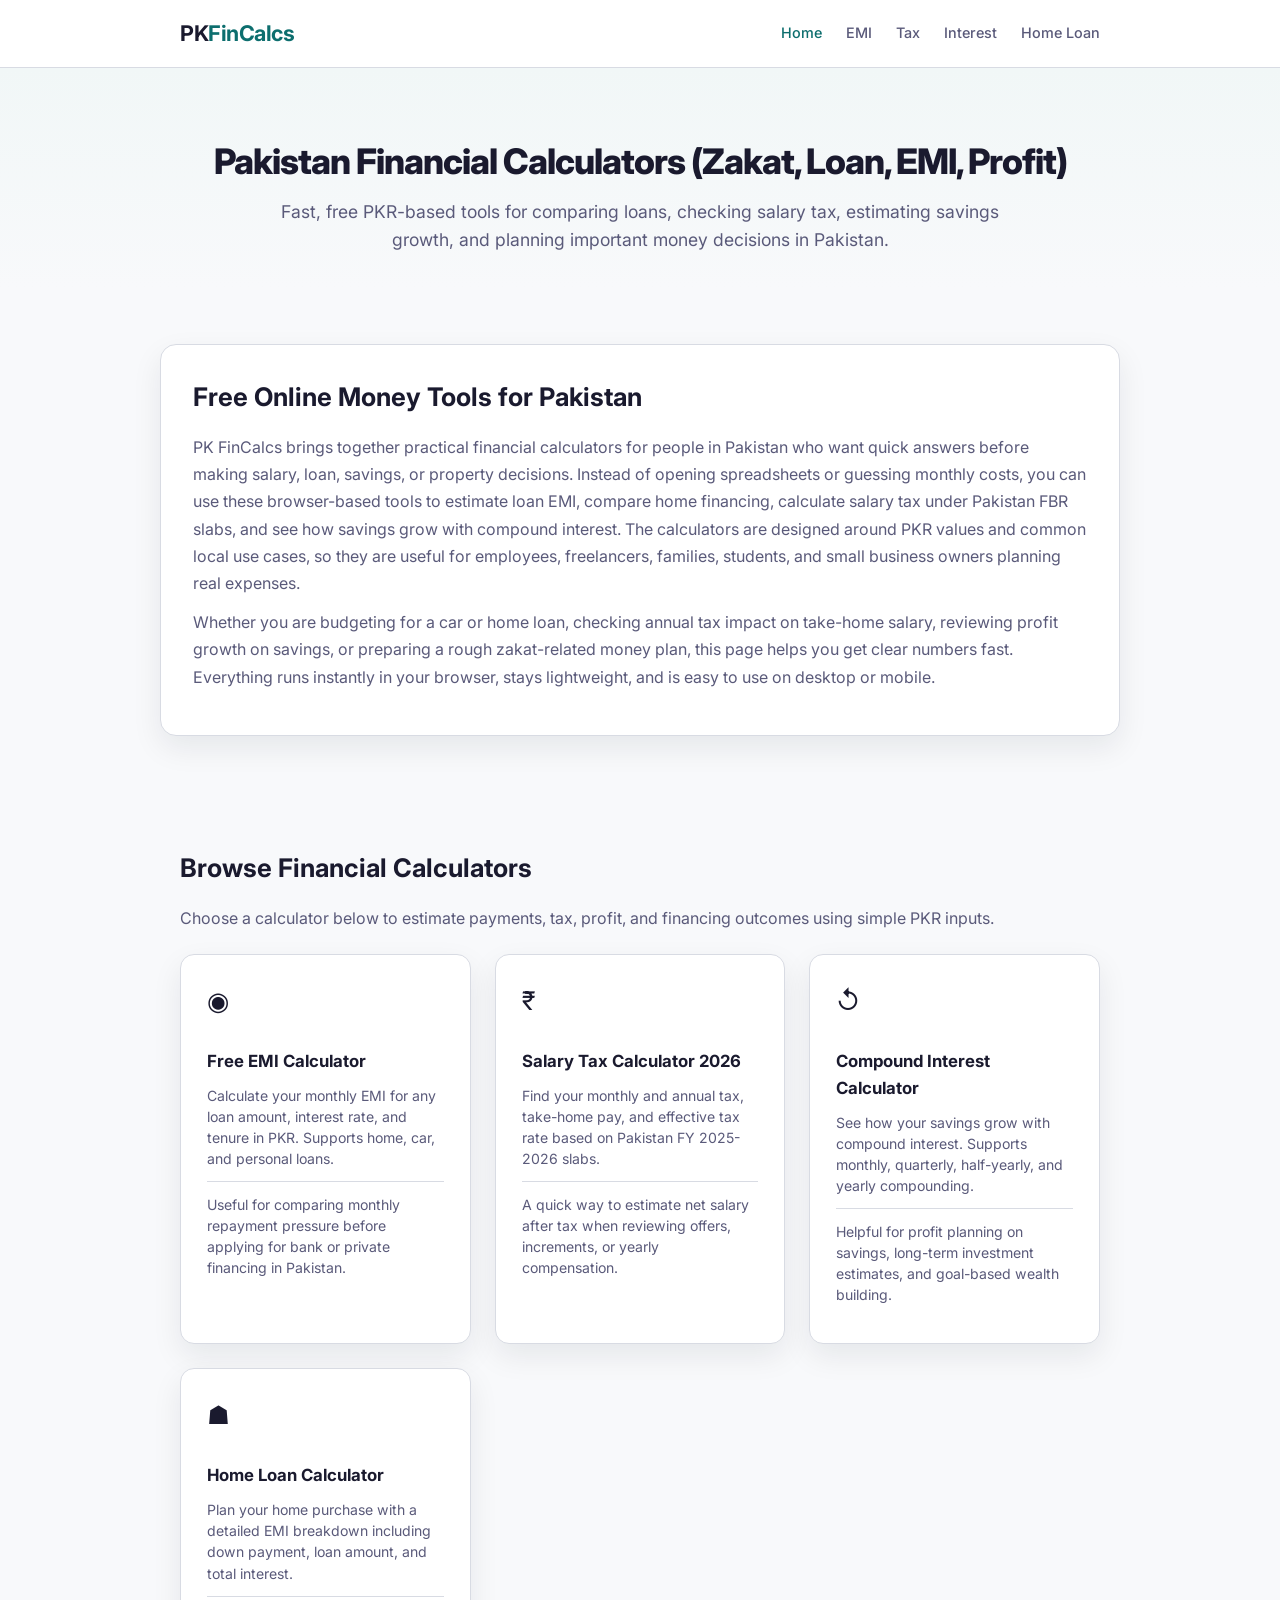
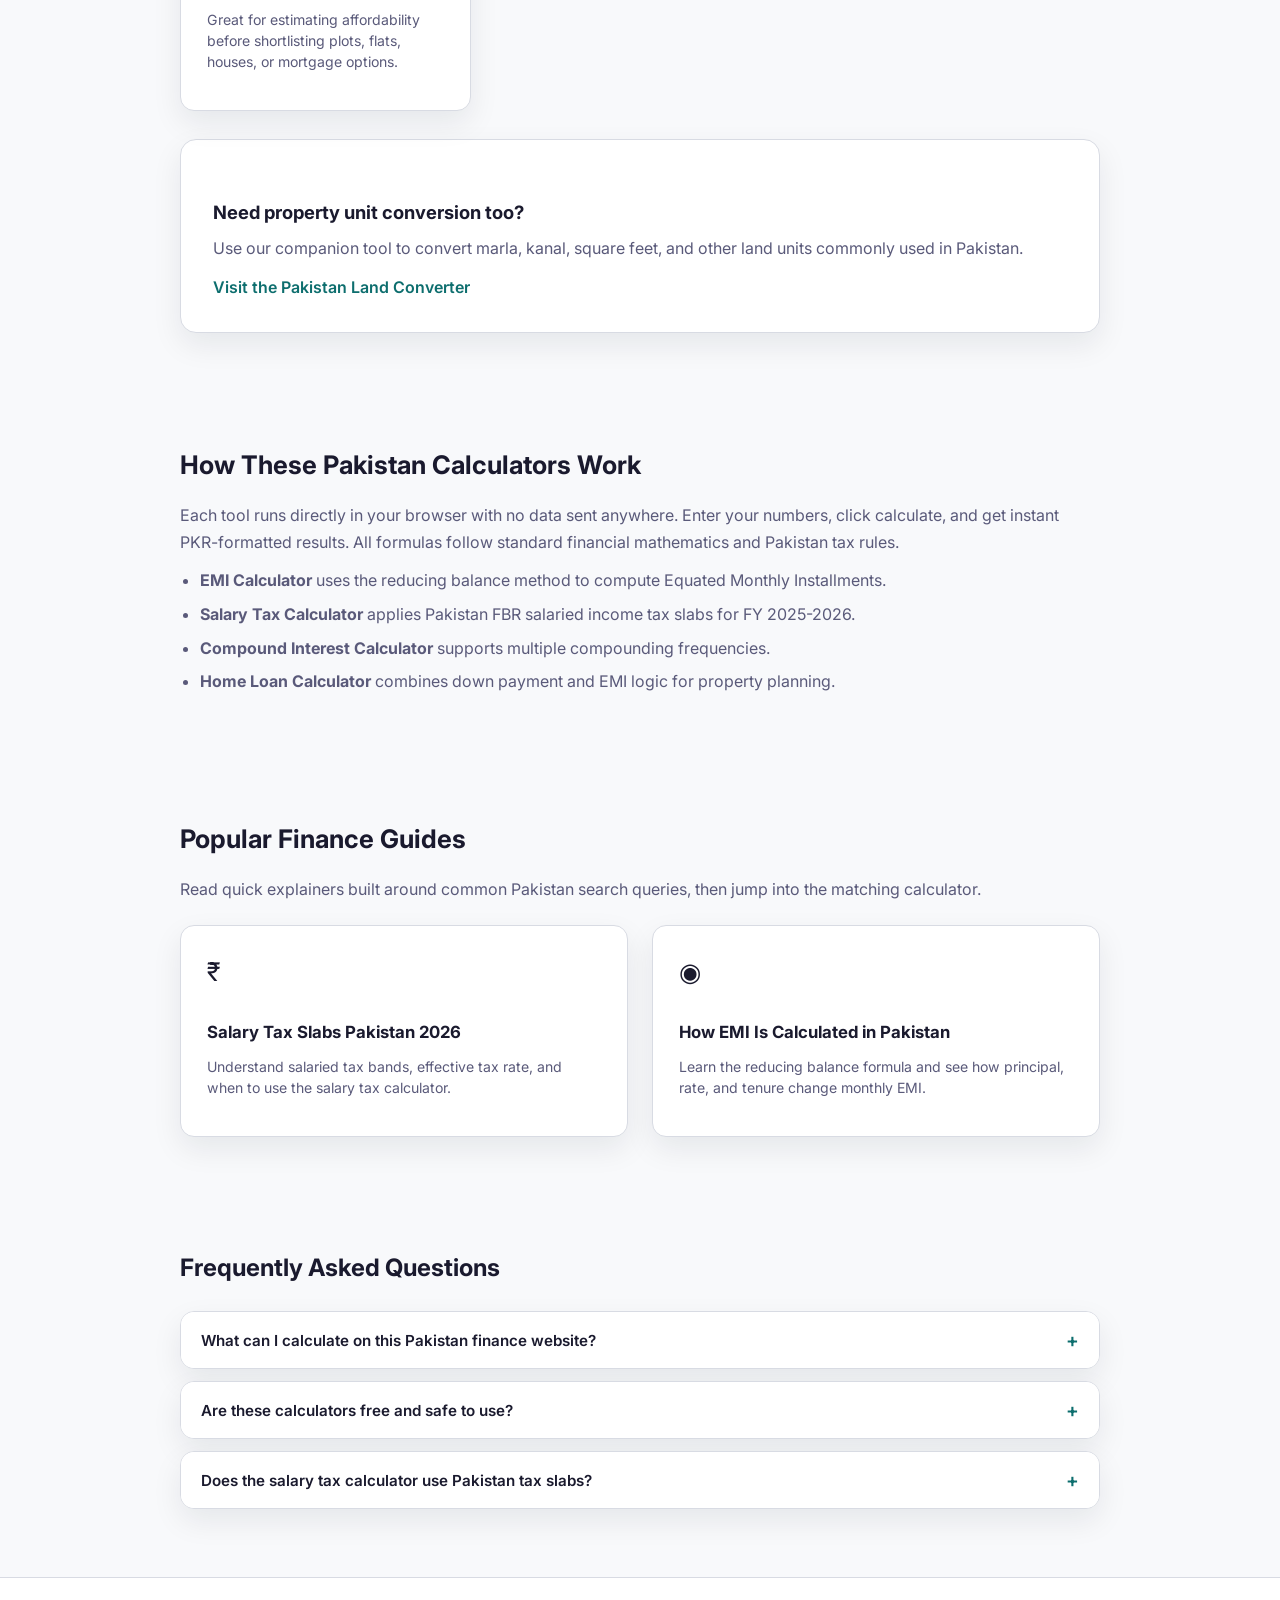
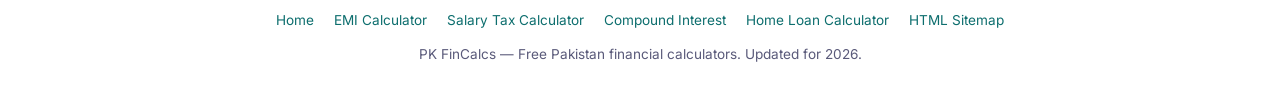
<file: index.html>
<!DOCTYPE html>
<html lang="en">
<head>
  <meta charset="UTF-8">
  <meta name="viewport" content="width=device-width, initial-scale=1.0">
  <title>Pakistan Financial Calculators (Zakat, Loan, EMI, Profit) — PK FinCalcs</title>
  <meta name="description" content="Use free Pakistan financial calculators for zakat planning, loan EMI, salary tax, profit, compound interest, and home loan estimates in PKR. Fast, simple, and browser-based.">
  <meta name="robots" content="index, follow">
  <link rel="canonical" href="https://error4am.github.io/pk-fin-calcs/">

  <!-- Open Graph -->
  <meta property="og:title" content="Pakistan Financial Calculators (Zakat, Loan, EMI, Profit)">
  <meta property="og:description" content="Free Pakistan financial calculators for EMI, salary tax, compound interest, home loan, zakat planning, and profit estimates in PKR.">
  <meta property="og:type" content="website">
  <meta property="og:url" content="https://error4am.github.io/pk-fin-calcs/">
  <meta property="og:image" content="https://error4am.github.io/pk-fin-calcs/og-image.png">

  <!-- Twitter -->
  <meta name="twitter:card" content="summary_large_image">
  <meta name="twitter:title" content="Pakistan Financial Calculators (Zakat, Loan, EMI, Profit)">
  <meta name="twitter:description" content="Free Pakistan financial calculators for EMI, salary tax, compound interest, home loan, zakat planning, and profit estimates in PKR.">

  <script type="application/ld+json">
  {
    "@context": "https://schema.org",
    "@type": "WebSite",
    "name": "PK FinCalcs",
    "url": "https://error4am.github.io/pk-fin-calcs/",
    "inLanguage": "en-PK",
    "description": "Free Pakistan financial calculators for EMI, salary tax, compound interest, home loan estimates, and other PKR-based money planning."
  }
  </script>

  <script type="application/ld+json">
  {
    "@context": "https://schema.org",
    "@type": "ItemList",
    "name": "Pakistan Financial Calculators",
    "itemListElement": [
      {
        "@type": "ListItem",
        "position": 1,
        "url": "https://error4am.github.io/pk-fin-calcs/emi-calculator/",
        "name": "Free EMI Calculator Pakistan"
      },
      {
        "@type": "ListItem",
        "position": 2,
        "url": "https://error4am.github.io/pk-fin-calcs/salary-tax-calculator/",
        "name": "Salary Tax Calculator Pakistan 2026"
      },
      {
        "@type": "ListItem",
        "position": 3,
        "url": "https://error4am.github.io/pk-fin-calcs/compound-interest-calculator/",
        "name": "Compound Interest Calculator Pakistan"
      },
      {
        "@type": "ListItem",
        "position": 4,
        "url": "https://error4am.github.io/pk-fin-calcs/home-loan-calculator/",
        "name": "Home Loan Calculator Pakistan"
      },
      {
        "@type": "ListItem",
        "position": 5,
        "url": "https://error4am.github.io/pk-fin-calcs/site-map/",
        "name": "PK FinCalcs HTML Sitemap"
      }
    ]
  }
  </script>

  <link rel="preconnect" href="https://fonts.googleapis.com">
  <link rel="preconnect" href="https://fonts.gstatic.com" crossorigin>
  <link href="https://fonts.googleapis.com/css2?family=Inter:wght@400;500;600;700;800&display=swap" rel="stylesheet">
  <link rel="stylesheet" href="assets/css/style.css">
</head>
<body>

  <!-- Header -->
  <header class="site-header">
    <div class="container">
      <a href="./" class="logo">PK<span>FinCalcs</span></a>
      <nav>
        <ul class="main-nav">
          <li><a href="./" aria-current="page">Home</a></li>
          <li><a href="emi-calculator/">EMI</a></li>
          <li><a href="salary-tax-calculator/">Tax</a></li>
          <li><a href="compound-interest-calculator/">Interest</a></li>
          <li><a href="home-loan-calculator/">Home Loan</a></li>
        </ul>
      </nav>
    </div>
  </header>

  <!-- Hero -->
  <section class="hero">
    <div class="container">
      <h1>Pakistan Financial Calculators (Zakat, Loan, EMI, Profit)</h1>
      <p>Fast, free PKR-based tools for comparing loans, checking salary tax, estimating savings growth, and planning important money decisions in Pakistan.</p>
    </div>
  </section>

  <section class="content-section intro-section">
    <div class="container intro-card">
      <h2>Free Online Money Tools for Pakistan</h2>
      <p>PK FinCalcs brings together practical financial calculators for people in Pakistan who want quick answers before making salary, loan, savings, or property decisions. Instead of opening spreadsheets or guessing monthly costs, you can use these browser-based tools to estimate loan EMI, compare home financing, calculate salary tax under Pakistan FBR slabs, and see how savings grow with compound interest. The calculators are designed around PKR values and common local use cases, so they are useful for employees, freelancers, families, students, and small business owners planning real expenses.</p>
      <p>Whether you are budgeting for a car or home loan, checking annual tax impact on take-home salary, reviewing profit growth on savings, or preparing a rough zakat-related money plan, this page helps you get clear numbers fast. Everything runs instantly in your browser, stays lightweight, and is easy to use on desktop or mobile.</p>
    </div>
  </section>

  <!-- Calculator Cards -->
  <section class="content-section calculators-section">
    <div class="container">
      <div class="section-heading">
        <h2>Browse Financial Calculators</h2>
        <p>Choose a calculator below to estimate payments, tax, profit, and financing outcomes using simple PKR inputs.</p>
      </div>
      <div class="cards-grid">
        <section class="card" aria-labelledby="emi-card-title">
          <div class="icon">&#9673;</div>
          <h3 id="emi-card-title"><a href="emi-calculator/">Free EMI Calculator</a></h3>
          <p>Calculate your monthly EMI for any loan amount, interest rate, and tenure in PKR. Supports home, car, and personal loans.</p>
          <p class="card-note">Useful for comparing monthly repayment pressure before applying for bank or private financing in Pakistan.</p>
        </section>
        <section class="card" aria-labelledby="tax-card-title">
          <div class="icon">&#8377;</div>
          <h3 id="tax-card-title"><a href="salary-tax-calculator/">Salary Tax Calculator 2026</a></h3>
          <p>Find your monthly and annual tax, take-home pay, and effective tax rate based on Pakistan FY 2025-2026 slabs.</p>
          <p class="card-note">A quick way to estimate net salary after tax when reviewing offers, increments, or yearly compensation.</p>
        </section>
        <section class="card" aria-labelledby="interest-card-title">
          <div class="icon">&#8634;</div>
          <h3 id="interest-card-title"><a href="compound-interest-calculator/">Compound Interest Calculator</a></h3>
          <p>See how your savings grow with compound interest. Supports monthly, quarterly, half-yearly, and yearly compounding.</p>
          <p class="card-note">Helpful for profit planning on savings, long-term investment estimates, and goal-based wealth building.</p>
        </section>
        <section class="card" aria-labelledby="home-card-title">
          <div class="icon">&#9751;</div>
          <h3 id="home-card-title"><a href="home-loan-calculator/">Home Loan Calculator</a></h3>
          <p>Plan your home purchase with a detailed EMI breakdown including down payment, loan amount, and total interest.</p>
          <p class="card-note">Great for estimating affordability before shortlisting plots, flats, houses, or mortgage options.</p>
        </section>
      </div>
      <div class="related-link-card">
        <h3>Need property unit conversion too?</h3>
        <p>Use our companion tool to convert marla, kanal, square feet, and other land units commonly used in Pakistan.</p>
        <a href="https://error4am.github.io/land-converter/">Visit the Pakistan Land Converter</a>
      </div>
    </div>
  </section>

  <!-- How To Use -->
  <section class="content-section">
    <div class="container">
      <h2>How These Pakistan Calculators Work</h2>
      <p>Each tool runs directly in your browser with no data sent anywhere. Enter your numbers, click calculate, and get instant PKR-formatted results. All formulas follow standard financial mathematics and Pakistan tax rules.</p>
      <ul>
        <li><strong>EMI Calculator</strong> uses the reducing balance method to compute Equated Monthly Installments.</li>
        <li><strong>Salary Tax Calculator</strong> applies Pakistan FBR salaried income tax slabs for FY 2025-2026.</li>
        <li><strong>Compound Interest Calculator</strong> supports multiple compounding frequencies.</li>
        <li><strong>Home Loan Calculator</strong> combines down payment and EMI logic for property planning.</li>
      </ul>
    </div>
  </section>

  <section class="content-section">
    <div class="container">
      <div class="section-heading">
        <h2>Popular Finance Guides</h2>
        <p>Read quick explainers built around common Pakistan search queries, then jump into the matching calculator.</p>
      </div>
      <div class="cards-grid">
        <a href="salary-tax-slabs-pakistan-2026/" class="card">
          <div class="icon">&#8377;</div>
          <h3>Salary Tax Slabs Pakistan 2026</h3>
          <p>Understand salaried tax bands, effective tax rate, and when to use the salary tax calculator.</p>
        </a>
        <a href="how-emi-is-calculated-in-pakistan/" class="card">
          <div class="icon">&#9673;</div>
          <h3>How EMI Is Calculated in Pakistan</h3>
          <p>Learn the reducing balance formula and see how principal, rate, and tenure change monthly EMI.</p>
        </a>
      </div>
    </div>
  </section>

  <!-- FAQ -->
  <section class="faq">
    <div class="container">
      <h2>Frequently Asked Questions</h2>

      <div class="faq-item">
        <button class="faq-question">What can I calculate on this Pakistan finance website?</button>
        <div class="faq-answer">You can estimate loan EMI, salary tax, compound interest growth, and home loan affordability in PKR. These tools are designed for common personal finance decisions in Pakistan.</div>
      </div>

      <div class="faq-item">
        <button class="faq-question">Are these calculators free and safe to use?</button>
        <div class="faq-answer">Yes. All tools are free to use, and calculations run directly in your browser without storing or sending your financial inputs anywhere.</div>
      </div>

      <div class="faq-item">
        <button class="faq-question">Does the salary tax calculator use Pakistan tax slabs?</button>
        <div class="faq-answer">Yes. The salary tax tool uses Pakistan salaried income tax slabs for FY 2025-2026, which makes it useful for estimating annual tax and take-home pay.</div>
      </div>

      <script type="application/ld+json">
      {
        "@context": "https://schema.org",
        "@type": "FAQPage",
        "mainEntity": [
          {
            "@type": "Question",
            "name": "What can I calculate on this Pakistan finance website?",
            "acceptedAnswer": {
              "@type": "Answer",
              "text": "You can estimate loan EMI, salary tax, compound interest growth, and home loan affordability in PKR. These tools are designed for common personal finance decisions in Pakistan."
            }
          },
          {
            "@type": "Question",
            "name": "Are these calculators free and safe to use?",
            "acceptedAnswer": {
              "@type": "Answer",
              "text": "Yes. All tools are free to use, and calculations run directly in your browser without storing or sending your financial inputs anywhere."
            }
          },
          {
            "@type": "Question",
            "name": "Does the salary tax calculator use Pakistan tax slabs?",
            "acceptedAnswer": {
              "@type": "Answer",
              "text": "Yes. The salary tax tool uses Pakistan salaried income tax slabs for FY 2025-2026, which makes it useful for estimating annual tax and take-home pay."
            }
          }
        ]
      }
      </script>
    </div>
  </section>

  <!-- Footer -->
  <footer class="site-footer">
    <div class="container">
      <ul class="footer-links">
        <li><a href="./">Home</a></li>
        <li><a href="emi-calculator/">EMI Calculator</a></li>
        <li><a href="salary-tax-calculator/">Salary Tax Calculator</a></li>
        <li><a href="compound-interest-calculator/">Compound Interest</a></li>
        <li><a href="home-loan-calculator/">Home Loan Calculator</a></li>
        <li><a href="site-map/">HTML Sitemap</a></li>
      </ul>
      <p>PK FinCalcs &mdash; Free Pakistan financial calculators. Updated for 2026.</p>
    </div>
  </footer>

  <script src="assets/js/calculators.js"></script>
</body>
</html>
</file>
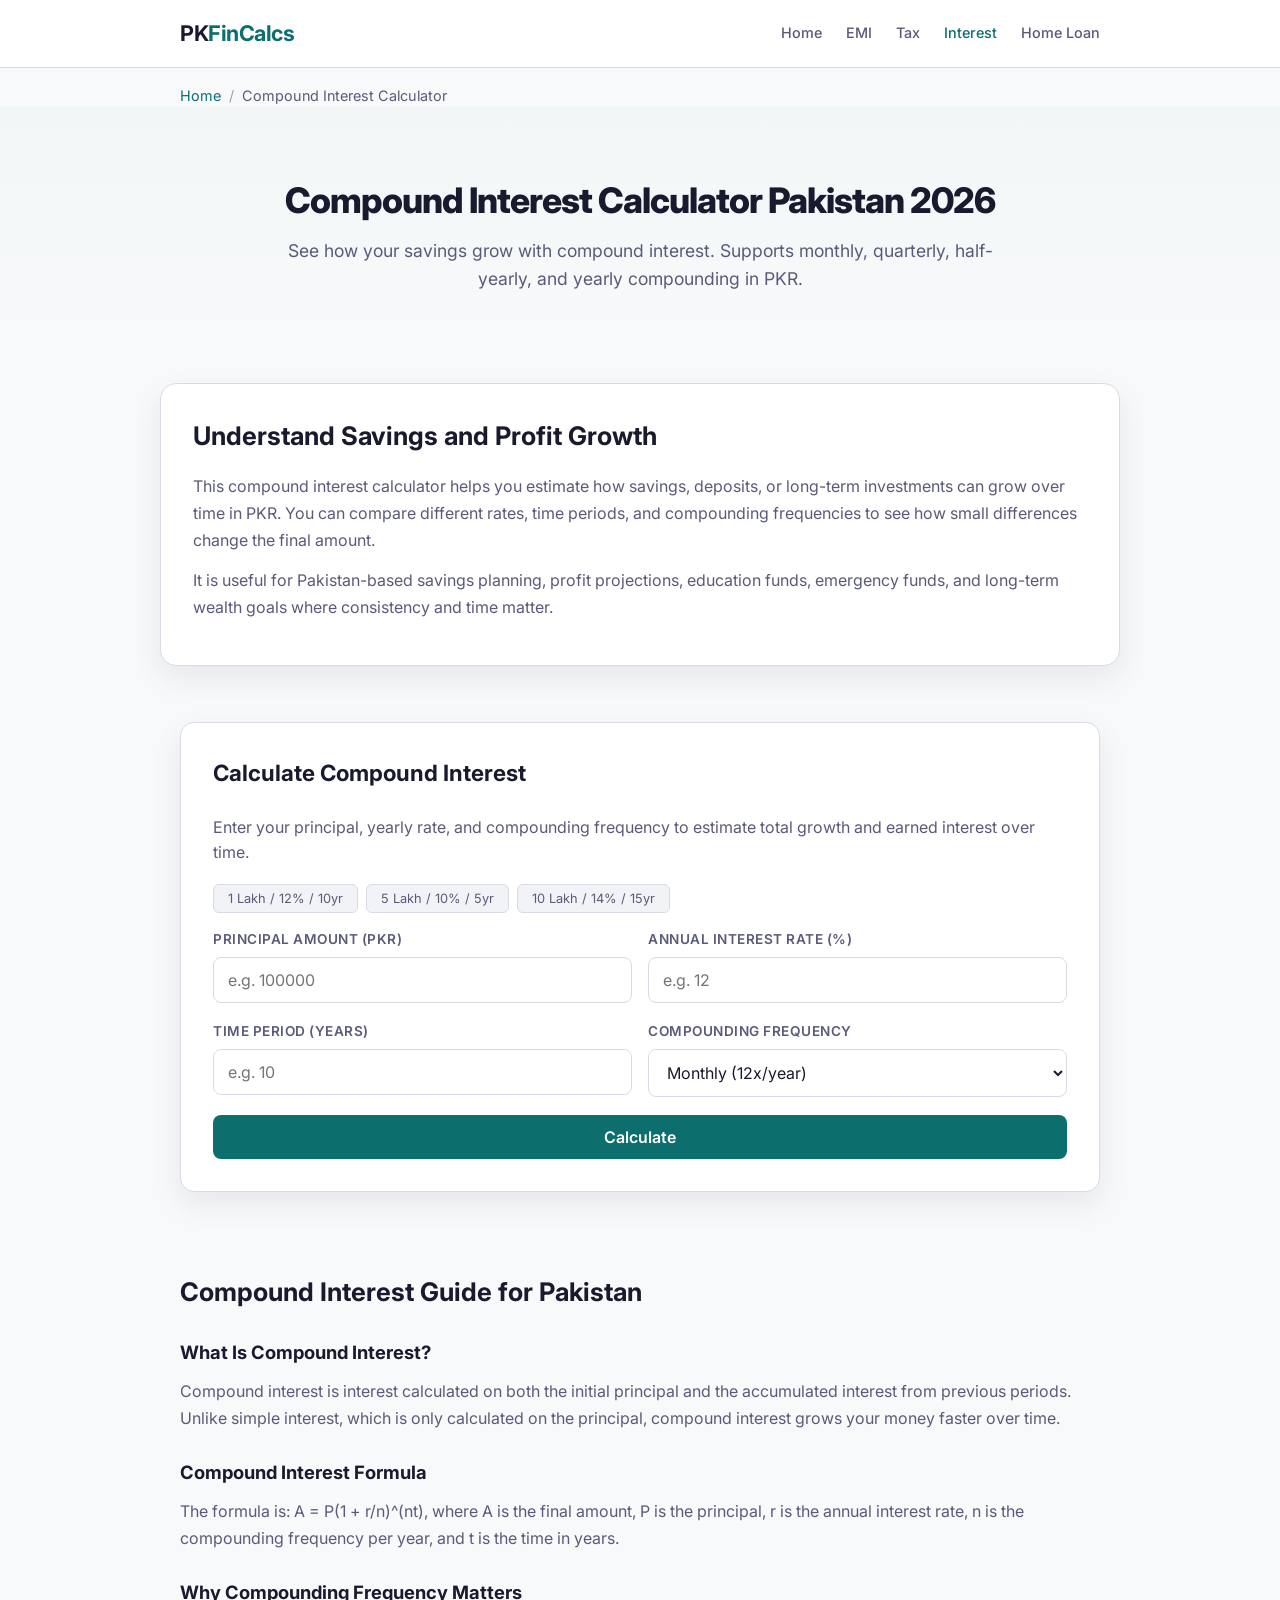
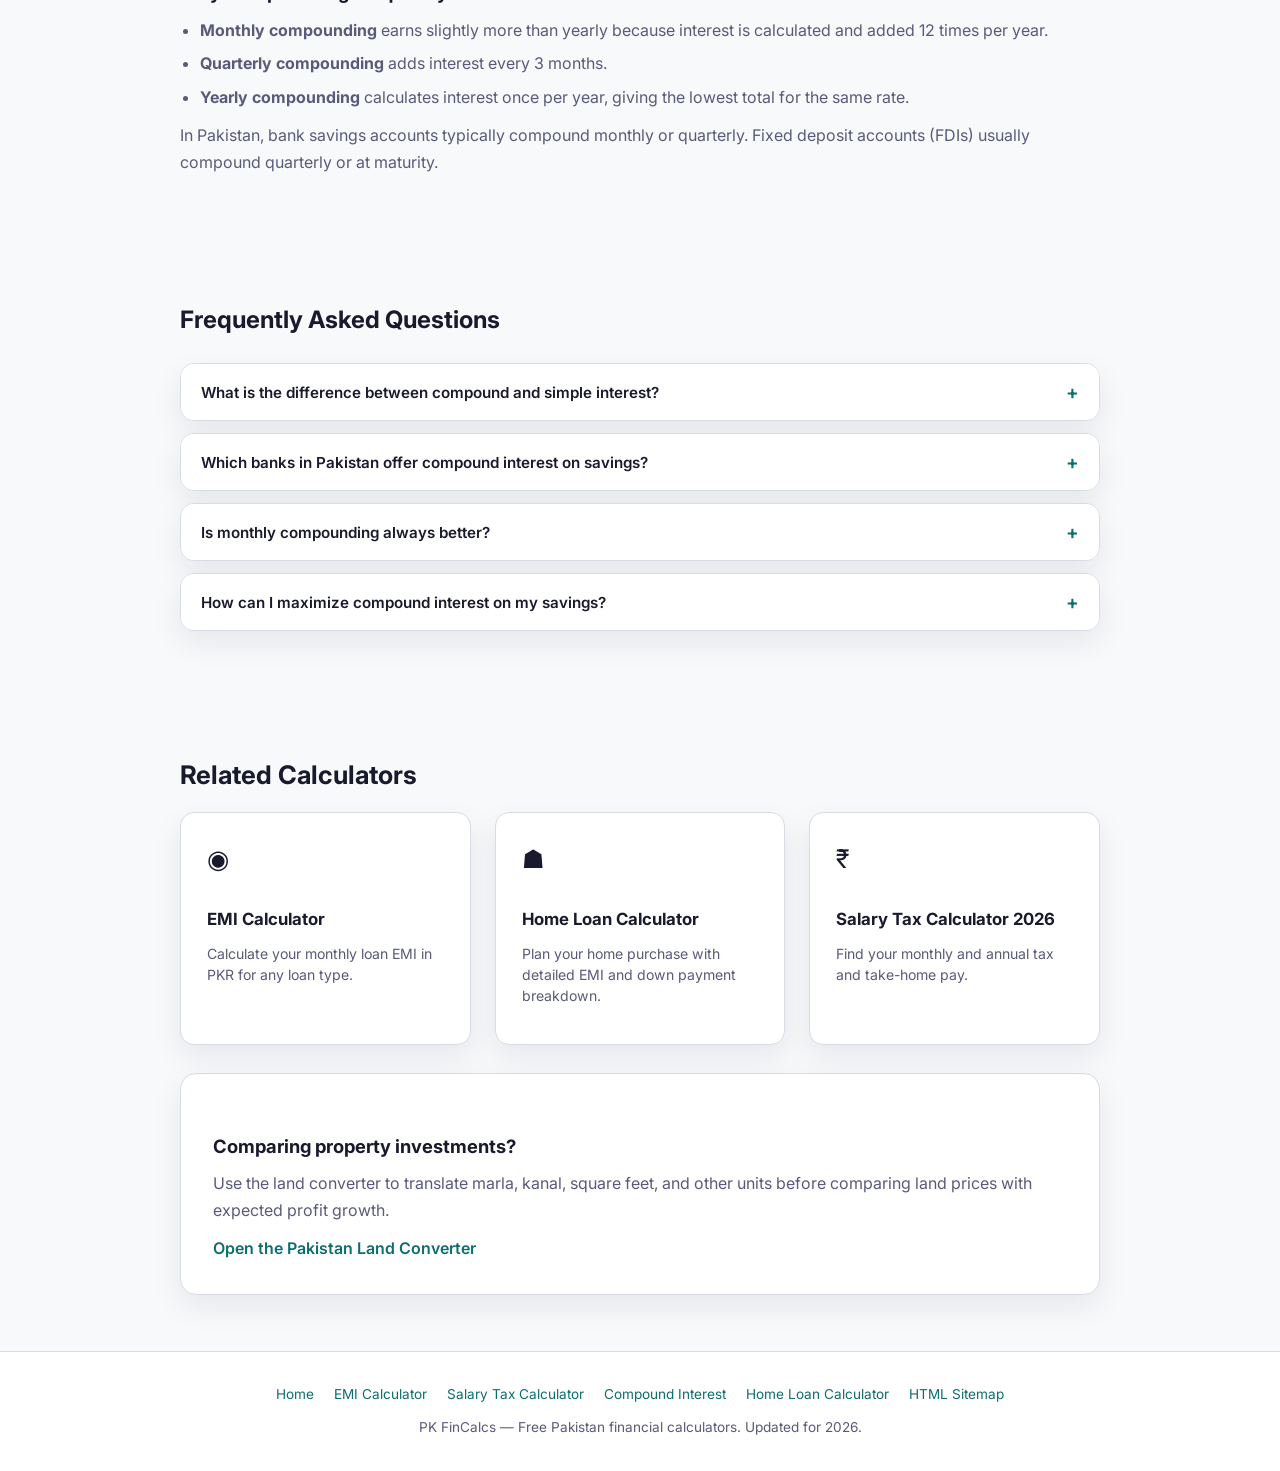
<file: compound-interest-calculator/index.html>
<!DOCTYPE html>
<html lang="en">
<head>
  <meta charset="UTF-8">
  <meta name="viewport" content="width=device-width, initial-scale=1.0">
  <title>Compound Interest Calculator Pakistan 2026 — Free Online Tool</title>
  <meta name="description" content="Free compound interest calculator for Pakistan. See how your savings grow with monthly, quarterly, or yearly compounding in PKR. Updated for 2026.">
  <meta name="robots" content="index, follow">
  <link rel="canonical" href="https://error4am.github.io/pk-fin-calcs/compound-interest-calculator/">

  <meta property="og:title" content="Compound Interest Calculator Pakistan 2026 — Free Online Tool">
  <meta property="og:description" content="Calculate compound interest on your savings in PKR. Free, instant, no data stored.">
  <meta property="og:type" content="website">
  <meta property="og:url" content="https://error4am.github.io/pk-fin-calcs/compound-interest-calculator/">

  <meta name="twitter:card" content="summary">
  <meta name="twitter:title" content="Compound Interest Calculator Pakistan 2026">
  <meta name="twitter:description" content="Calculate compound interest on your savings in PKR. Free and instant.">

  <script type="application/ld+json">
  {
    "@context": "https://schema.org",
    "@type": "BreadcrumbList",
    "itemListElement": [
      {
        "@type": "ListItem",
        "position": 1,
        "name": "Home",
        "item": "https://error4am.github.io/pk-fin-calcs/"
      },
      {
        "@type": "ListItem",
        "position": 2,
        "name": "Compound Interest Calculator Pakistan 2026",
        "item": "https://error4am.github.io/pk-fin-calcs/compound-interest-calculator/"
      }
    ]
  }
  </script>

  <link rel="preconnect" href="https://fonts.googleapis.com">
  <link rel="preconnect" href="https://fonts.gstatic.com" crossorigin>
  <link href="https://fonts.googleapis.com/css2?family=Inter:wght@400;500;600;700;800&display=swap" rel="stylesheet">
  <link rel="stylesheet" href="../assets/css/style.css">
</head>
<body>

  <header class="site-header">
    <div class="container">
      <a href="../" class="logo">PK<span>FinCalcs</span></a>
      <nav>
        <ul class="main-nav">
          <li><a href="../">Home</a></li>
          <li><a href="../emi-calculator/">EMI</a></li>
          <li><a href="../salary-tax-calculator/">Tax</a></li>
          <li><a href="../compound-interest-calculator/" aria-current="page">Interest</a></li>
          <li><a href="../home-loan-calculator/">Home Loan</a></li>
        </ul>
      </nav>
    </div>
  </header>

  <div class="breadcrumb-wrap">
    <div class="container">
      <nav class="breadcrumb" aria-label="Breadcrumb">
        <a href="../">Home</a>
        <span class="separator">/</span>
        <span aria-current="page">Compound Interest Calculator</span>
      </nav>
    </div>
  </div>

  <section class="hero">
    <div class="container">
      <h1>Compound Interest Calculator Pakistan 2026</h1>
      <p>See how your savings grow with compound interest. Supports monthly, quarterly, half-yearly, and yearly compounding in PKR.</p>
    </div>
  </section>

  <section class="content-section intro-section">
    <div class="container intro-card">
      <h2>Understand Savings and Profit Growth</h2>
      <p>This compound interest calculator helps you estimate how savings, deposits, or long-term investments can grow over time in PKR. You can compare different rates, time periods, and compounding frequencies to see how small differences change the final amount.</p>
      <p>It is useful for Pakistan-based savings planning, profit projections, education funds, emergency funds, and long-term wealth goals where consistency and time matter.</p>
    </div>
  </section>

  <section class="container">
    <div class="calc-card">
      <h2>Calculate Compound Interest</h2>
      <p>Enter your principal, yearly rate, and compounding frequency to estimate total growth and earned interest over time.</p>

      <div class="quick-fills">
        <button class="quick-fill-btn" onclick="fillCompound(100000, 12, 10, 12)">1 Lakh / 12% / 10yr</button>
        <button class="quick-fill-btn" onclick="fillCompound(500000, 10, 5, 4)">5 Lakh / 10% / 5yr</button>
        <button class="quick-fill-btn" onclick="fillCompound(1000000, 14, 15, 12)">10 Lakh / 14% / 15yr</button>
      </div>

      <div class="form-row">
        <div class="form-group">
          <label for="principal">Principal Amount (PKR)</label>
          <input type="number" id="principal" placeholder="e.g. 100000" min="0">
        </div>
        <div class="form-group">
          <label for="rate">Annual Interest Rate (%)</label>
          <input type="number" id="rate" placeholder="e.g. 12" min="0" max="100" step="0.01">
        </div>
      </div>
      <div class="form-row">
        <div class="form-group">
          <label for="years">Time Period (Years)</label>
          <input type="number" id="years" placeholder="e.g. 10" min="1" max="100">
        </div>
        <div class="form-group">
          <label for="frequency">Compounding Frequency</label>
          <select id="frequency">
            <option value="12">Monthly (12x/year)</option>
            <option value="4">Quarterly (4x/year)</option>
            <option value="2">Half-Yearly (2x/year)</option>
            <option value="1">Yearly (1x/year)</option>
          </select>
        </div>
      </div>

      <button class="btn" onclick="handleCompoundInterest()">Calculate</button>

      <div id="results" class="results">
        <h3>Compound Interest Results</h3>
        <div class="result-grid">
          <div class="result-item">
            <div class="label">Total Amount</div>
            <div class="value" id="result-amount">—</div>
          </div>
          <div class="result-item">
            <div class="label">Interest Earned</div>
            <div class="value" id="result-interest-earned">—</div>
          </div>
          <div class="result-item">
            <div class="label">Interest as % of Principal</div>
            <div class="value" id="result-interest-pct">—</div>
          </div>
        </div>
      </div>
    </div>
  </section>

  <section class="content-section">
    <div class="container">
      <h2>Compound Interest Guide for Pakistan</h2>
      <h3>What Is Compound Interest?</h3>
      <p>Compound interest is interest calculated on both the initial principal and the accumulated interest from previous periods. Unlike simple interest, which is only calculated on the principal, compound interest grows your money faster over time.</p>

      <h3>Compound Interest Formula</h3>
      <p>The formula is: A = P(1 + r/n)^(nt), where A is the final amount, P is the principal, r is the annual interest rate, n is the compounding frequency per year, and t is the time in years.</p>

      <h3>Why Compounding Frequency Matters</h3>
      <ul>
        <li><strong>Monthly compounding</strong> earns slightly more than yearly because interest is calculated and added 12 times per year.</li>
        <li><strong>Quarterly compounding</strong> adds interest every 3 months.</li>
        <li><strong>Yearly compounding</strong> calculates interest once per year, giving the lowest total for the same rate.</li>
      </ul>
      <p>In Pakistan, bank savings accounts typically compound monthly or quarterly. Fixed deposit accounts (FDIs) usually compound quarterly or at maturity.</p>
    </div>
  </section>

  <section class="faq">
    <div class="container">
      <h2>Frequently Asked Questions</h2>

      <div class="faq-item">
        <button class="faq-question">What is the difference between compound and simple interest?</button>
        <div class="faq-answer">Simple interest is calculated only on the original principal amount. Compound interest is calculated on the principal plus any accumulated interest. Over time, compound interest grows your money significantly faster.</div>
      </div>

      <div class="faq-item">
        <button class="faq-question">Which banks in Pakistan offer compound interest on savings?</button>
        <div class="faq-answer">Most Pakistani banks offer compound interest on savings accounts and fixed deposits. Ask your bank about the compounding frequency for your specific account type.</div>
      </div>

      <div class="faq-item">
        <button class="faq-question">Is monthly compounding always better?</button>
        <div class="faq-answer">For the same annual rate, more frequent compounding gives a slightly higher return. However, the difference between monthly and quarterly compounding is small compared to the impact of the interest rate itself.</div>
      </div>

      <div class="faq-item">
        <button class="faq-question">How can I maximize compound interest on my savings?</button>
        <div class="faq-answer">Start early, choose accounts with higher rates, prefer monthly compounding when available, and reinvest interest earned rather than withdrawing it. Time is the most powerful factor in compound growth.</div>
      </div>

      <script type="application/ld+json">
      {
        "@context": "https://schema.org",
        "@type": "FAQPage",
        "mainEntity": [
          {
            "@type": "Question",
            "name": "What is the difference between compound and simple interest?",
            "acceptedAnswer": {
              "@type": "Answer",
              "text": "Simple interest is calculated only on the original principal amount. Compound interest is calculated on the principal plus any accumulated interest. Over time, compound interest grows your money significantly faster."
            }
          },
          {
            "@type": "Question",
            "name": "Which banks in Pakistan offer compound interest on savings?",
            "acceptedAnswer": {
              "@type": "Answer",
              "text": "Most Pakistani banks offer compound interest on savings accounts and fixed deposits. Ask your bank about the compounding frequency for your specific account type."
            }
          },
          {
            "@type": "Question",
            "name": "Is monthly compounding always better?",
            "acceptedAnswer": {
              "@type": "Answer",
              "text": "For the same annual rate, more frequent compounding gives a slightly higher return. However, the difference between monthly and quarterly compounding is small compared to the impact of the interest rate itself."
            }
          },
          {
            "@type": "Question",
            "name": "How can I maximize compound interest on my savings?",
            "acceptedAnswer": {
              "@type": "Answer",
              "text": "Start early, choose accounts with higher rates, prefer monthly compounding when available, and reinvest interest earned rather than withdrawing it. Time is the most powerful factor in compound growth."
            }
          }
        ]
      }
      </script>
    </div>
  </section>

  <section class="content-section">
    <div class="container">
      <h2>Related Calculators</h2>
      <div class="cards-grid">
        <a href="../emi-calculator/" class="card">
          <div class="icon">&#9673;</div>
          <h3>EMI Calculator</h3>
          <p>Calculate your monthly loan EMI in PKR for any loan type.</p>
        </a>
        <a href="../home-loan-calculator/" class="card">
          <div class="icon">&#9751;</div>
          <h3>Home Loan Calculator</h3>
          <p>Plan your home purchase with detailed EMI and down payment breakdown.</p>
        </a>
        <a href="../salary-tax-calculator/" class="card">
          <div class="icon">&#8377;</div>
          <h3>Salary Tax Calculator 2026</h3>
          <p>Find your monthly and annual tax and take-home pay.</p>
        </a>
      </div>
      <div class="related-link-card">
        <h3>Comparing property investments?</h3>
        <p>Use the land converter to translate marla, kanal, square feet, and other units before comparing land prices with expected profit growth.</p>
        <a href="https://error4am.github.io/land-converter/">Open the Pakistan Land Converter</a>
      </div>
    </div>
  </section>

  <footer class="site-footer">
    <div class="container">
      <ul class="footer-links">
        <li><a href="../">Home</a></li>
        <li><a href="../emi-calculator/">EMI Calculator</a></li>
        <li><a href="../salary-tax-calculator/">Salary Tax Calculator</a></li>
        <li><a href="../compound-interest-calculator/">Compound Interest</a></li>
        <li><a href="../home-loan-calculator/">Home Loan Calculator</a></li>
        <li><a href="../site-map/">HTML Sitemap</a></li>
      </ul>
      <p>PK FinCalcs &mdash; Free Pakistan financial calculators. Updated for 2026.</p>
    </div>
  </footer>

  <script src="../assets/js/calculators.js"></script>
</body>
</html>
</file>
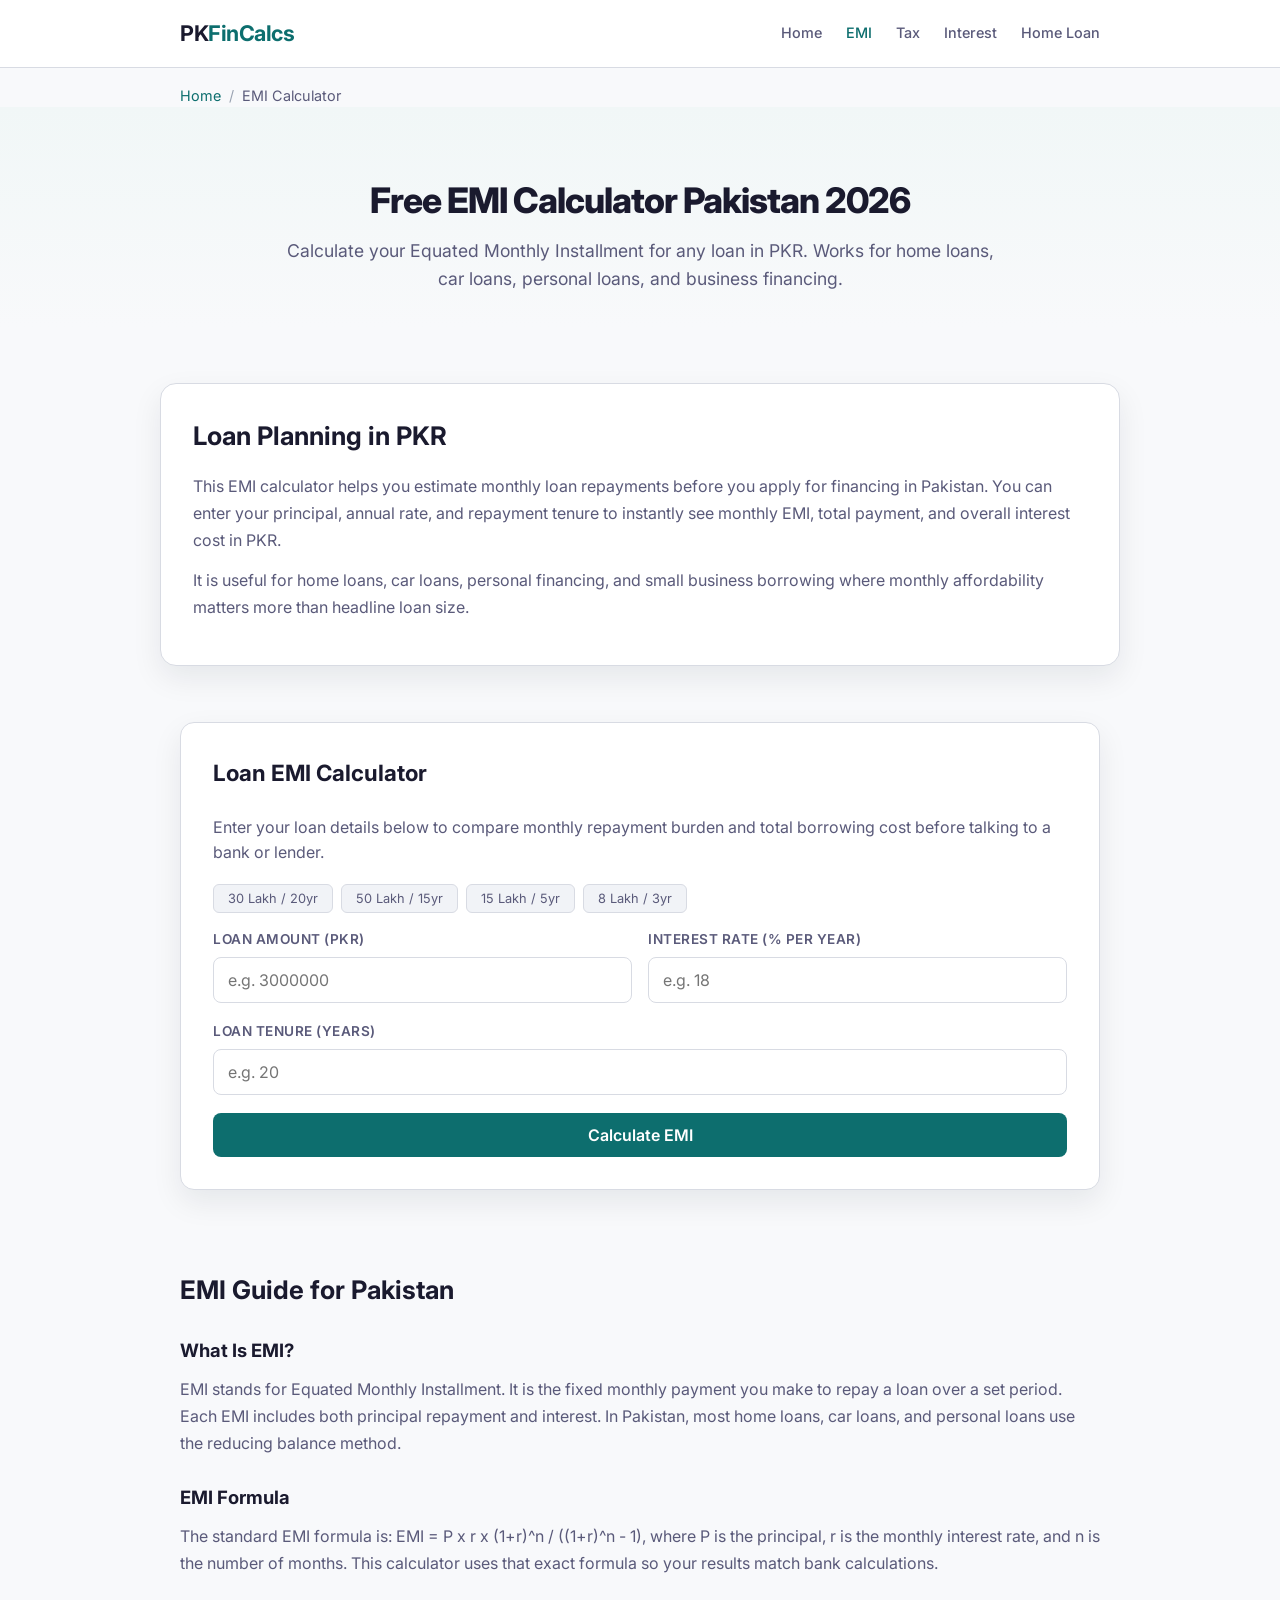
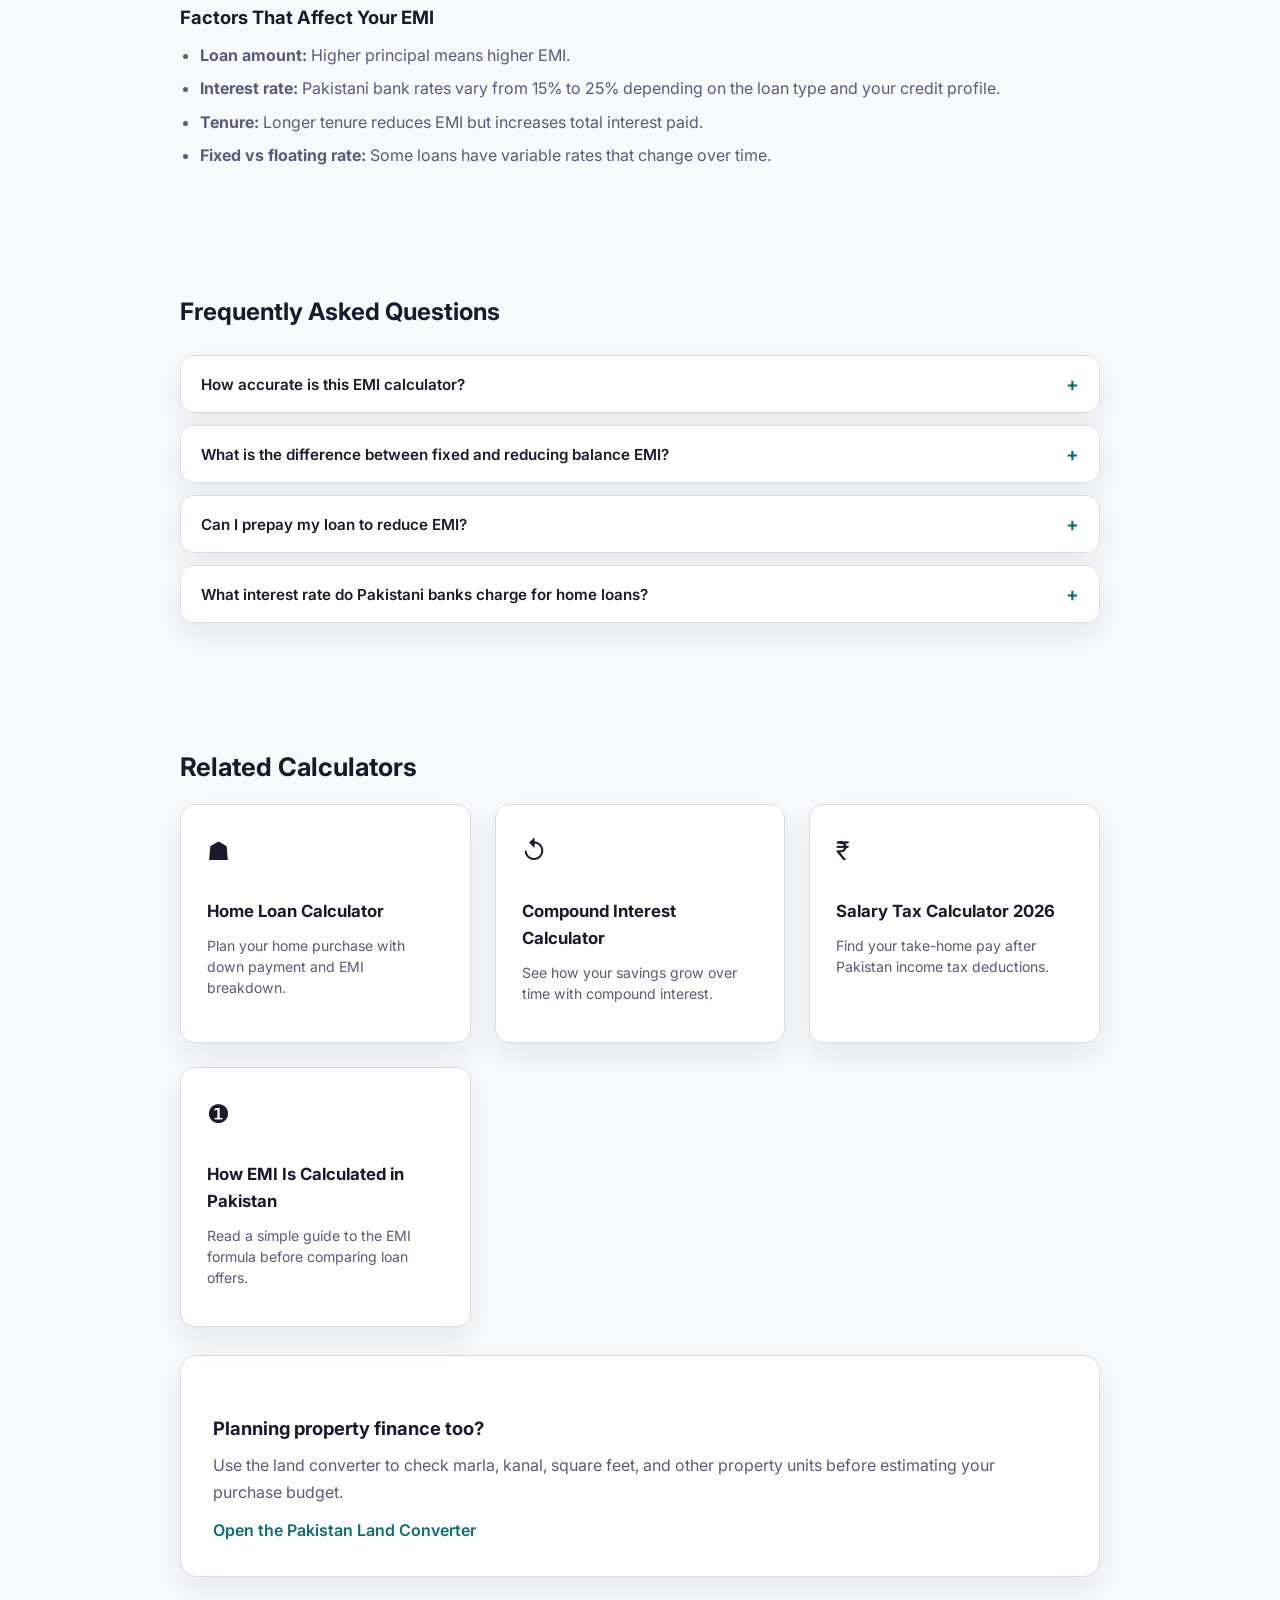
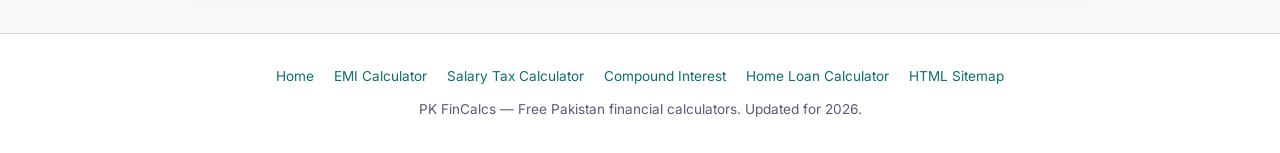
<file: emi-calculator/index.html>
<!DOCTYPE html>
<html lang="en">
<head>
  <meta charset="UTF-8">
  <meta name="viewport" content="width=device-width, initial-scale=1.0">
  <title>Free EMI Calculator Pakistan 2026 — Calculate Loan EMI in PKR</title>
  <meta name="description" content="Free EMI calculator for Pakistan loans. Calculate monthly EMI for home, car, and personal loans in PKR. Supports any interest rate and tenure. Updated 2026.">
  <meta name="robots" content="index, follow">
  <link rel="canonical" href="https://error4am.github.io/pk-fin-calcs/emi-calculator/">

  <meta property="og:title" content="Free EMI Calculator Pakistan 2026 — Calculate Loan EMI in PKR">
  <meta property="og:description" content="Calculate your monthly EMI for home, car, and personal loans in PKR. Free, instant, no data stored.">
  <meta property="og:type" content="website">
  <meta property="og:url" content="https://error4am.github.io/pk-fin-calcs/emi-calculator/">

  <meta name="twitter:card" content="summary">
  <meta name="twitter:title" content="Free EMI Calculator Pakistan 2026">
  <meta name="twitter:description" content="Calculate your monthly EMI for any loan in PKR. Free and instant.">

  <script type="application/ld+json">
  {
    "@context": "https://schema.org",
    "@type": "BreadcrumbList",
    "itemListElement": [
      {
        "@type": "ListItem",
        "position": 1,
        "name": "Home",
        "item": "https://error4am.github.io/pk-fin-calcs/"
      },
      {
        "@type": "ListItem",
        "position": 2,
        "name": "Free EMI Calculator Pakistan 2026",
        "item": "https://error4am.github.io/pk-fin-calcs/emi-calculator/"
      }
    ]
  }
  </script>

  <link rel="preconnect" href="https://fonts.googleapis.com">
  <link rel="preconnect" href="https://fonts.gstatic.com" crossorigin>
  <link href="https://fonts.googleapis.com/css2?family=Inter:wght@400;500;600;700;800&display=swap" rel="stylesheet">
  <link rel="stylesheet" href="../assets/css/style.css">
</head>
<body>

  <header class="site-header">
    <div class="container">
      <a href="../" class="logo">PK<span>FinCalcs</span></a>
      <nav>
        <ul class="main-nav">
          <li><a href="../">Home</a></li>
          <li><a href="../emi-calculator/" aria-current="page">EMI</a></li>
          <li><a href="../salary-tax-calculator/">Tax</a></li>
          <li><a href="../compound-interest-calculator/">Interest</a></li>
          <li><a href="../home-loan-calculator/">Home Loan</a></li>
        </ul>
      </nav>
    </div>
  </header>

  <div class="breadcrumb-wrap">
    <div class="container">
      <nav class="breadcrumb" aria-label="Breadcrumb">
        <a href="../">Home</a>
        <span class="separator">/</span>
        <span aria-current="page">EMI Calculator</span>
      </nav>
    </div>
  </div>

  <section class="hero">
    <div class="container">
      <h1>Free EMI Calculator Pakistan 2026</h1>
      <p>Calculate your Equated Monthly Installment for any loan in PKR. Works for home loans, car loans, personal loans, and business financing.</p>
    </div>
  </section>

  <section class="content-section intro-section">
    <div class="container intro-card">
      <h2>Loan Planning in PKR</h2>
      <p>This EMI calculator helps you estimate monthly loan repayments before you apply for financing in Pakistan. You can enter your principal, annual rate, and repayment tenure to instantly see monthly EMI, total payment, and overall interest cost in PKR.</p>
      <p>It is useful for home loans, car loans, personal financing, and small business borrowing where monthly affordability matters more than headline loan size.</p>
    </div>
  </section>

  <section class="container">
    <div class="calc-card">
      <h2>Loan EMI Calculator</h2>
      <p>Enter your loan details below to compare monthly repayment burden and total borrowing cost before talking to a bank or lender.</p>

      <div class="quick-fills">
        <button class="quick-fill-btn" onclick="fillEMI(3000000, 18, 20)">30 Lakh / 20yr</button>
        <button class="quick-fill-btn" onclick="fillEMI(5000000, 16, 15)">50 Lakh / 15yr</button>
        <button class="quick-fill-btn" onclick="fillEMI(1500000, 22, 5)">15 Lakh / 5yr</button>
        <button class="quick-fill-btn" onclick="fillEMI(800000, 20, 3)">8 Lakh / 3yr</button>
      </div>

      <div class="form-row">
        <div class="form-group">
          <label for="loanAmount">Loan Amount (PKR)</label>
          <input type="number" id="loanAmount" placeholder="e.g. 3000000" min="0">
        </div>
        <div class="form-group">
          <label for="interestRate">Interest Rate (% per year)</label>
          <input type="number" id="interestRate" placeholder="e.g. 18" min="0" max="100" step="0.01">
        </div>
      </div>
      <div class="form-group">
        <label for="loanTenure">Loan Tenure (Years)</label>
        <input type="number" id="loanTenure" placeholder="e.g. 20" min="1" max="50">
      </div>

      <button class="btn" onclick="handleEMI()">Calculate EMI</button>

      <div id="results" class="results">
        <h3>Your EMI Breakdown</h3>
        <div class="result-grid">
          <div class="result-item">
            <div class="label">Monthly EMI</div>
            <div class="value" id="result-emi">—</div>
          </div>
          <div class="result-item">
            <div class="label">Total Payment</div>
            <div class="value" id="result-total">—</div>
          </div>
          <div class="result-item">
            <div class="label">Total Interest</div>
            <div class="value" id="result-interest">—</div>
          </div>
          <div class="result-item">
            <div class="label">Interest as % of Principal</div>
            <div class="value" id="result-interest-pct">—</div>
          </div>
        </div>
      </div>
    </div>
  </section>

  <section class="content-section">
    <div class="container">
      <h2>EMI Guide for Pakistan</h2>
      <h3>What Is EMI?</h3>
      <p>EMI stands for Equated Monthly Installment. It is the fixed monthly payment you make to repay a loan over a set period. Each EMI includes both principal repayment and interest. In Pakistan, most home loans, car loans, and personal loans use the reducing balance method.</p>

      <h3>EMI Formula</h3>
      <p>The standard EMI formula is: EMI = P x r x (1+r)^n / ((1+r)^n - 1), where P is the principal, r is the monthly interest rate, and n is the number of months. This calculator uses that exact formula so your results match bank calculations.</p>

      <h3>Factors That Affect Your EMI</h3>
      <ul>
        <li><strong>Loan amount:</strong> Higher principal means higher EMI.</li>
        <li><strong>Interest rate:</strong> Pakistani bank rates vary from 15% to 25% depending on the loan type and your credit profile.</li>
        <li><strong>Tenure:</strong> Longer tenure reduces EMI but increases total interest paid.</li>
        <li><strong>Fixed vs floating rate:</strong> Some loans have variable rates that change over time.</li>
      </ul>
    </div>
  </section>

  <section class="faq">
    <div class="container">
      <h2>Frequently Asked Questions</h2>

      <div class="faq-item">
        <button class="faq-question">How accurate is this EMI calculator?</button>
        <div class="faq-answer">This calculator uses the standard reducing balance EMI formula used by Pakistani banks. The results should match your bank's EMI calculation within a few rupees. Slight differences may occur due to rounding or processing fees.</div>
      </div>

      <div class="faq-item">
        <button class="faq-question">What is the difference between fixed and reducing balance EMI?</button>
        <div class="faq-answer">In reducing balance, interest is calculated on the outstanding principal, which decreases each month. Most Pakistani banks use the reducing balance method. Fixed rate EMI is calculated on the original principal, which costs more in total interest.</div>
      </div>

      <div class="faq-item">
        <button class="faq-question">Can I prepay my loan to reduce EMI?</button>
        <div class="faq-answer">Yes. Most Pakistani banks allow prepayment either to reduce EMI or shorten tenure. Check your bank's prepayment penalty policy before making extra payments.</div>
      </div>

      <div class="faq-item">
        <button class="faq-question">What interest rate do Pakistani banks charge for home loans?</button>
        <div class="faq-answer">Home loan rates in Pakistan typically range from 15% to 22% per annum, depending on the bank, loan amount, and your income profile. Always confirm the current rate directly with your bank.</div>
      </div>

      <script type="application/ld+json">
      {
        "@context": "https://schema.org",
        "@type": "FAQPage",
        "mainEntity": [
          {
            "@type": "Question",
            "name": "How accurate is this EMI calculator?",
            "acceptedAnswer": {
              "@type": "Answer",
              "text": "This calculator uses the standard reducing balance EMI formula used by Pakistani banks. The results should match your bank's EMI calculation within a few rupees."
            }
          },
          {
            "@type": "Question",
            "name": "What is the difference between fixed and reducing balance EMI?",
            "acceptedAnswer": {
              "@type": "Answer",
              "text": "In reducing balance, interest is calculated on the outstanding principal, which decreases each month. Most Pakistani banks use the reducing balance method."
            }
          },
          {
            "@type": "Question",
            "name": "Can I prepay my loan to reduce EMI?",
            "acceptedAnswer": {
              "@type": "Answer",
              "text": "Yes. Most Pakistani banks allow prepayment either to reduce EMI or shorten tenure. Check your bank's prepayment penalty policy before making extra payments."
            }
          },
          {
            "@type": "Question",
            "name": "What interest rate do Pakistani banks charge for home loans?",
            "acceptedAnswer": {
              "@type": "Answer",
              "text": "Home loan rates in Pakistan typically range from 15% to 22% per annum, depending on the bank, loan amount, and your income profile."
            }
          }
        ]
      }
      </script>
    </div>
  </section>

  <section class="content-section">
    <div class="container">
      <h2>Related Calculators</h2>
      <div class="cards-grid">
        <a href="../home-loan-calculator/" class="card">
          <div class="icon">&#9751;</div>
          <h3>Home Loan Calculator</h3>
          <p>Plan your home purchase with down payment and EMI breakdown.</p>
        </a>
        <a href="../compound-interest-calculator/" class="card">
          <div class="icon">&#8634;</div>
          <h3>Compound Interest Calculator</h3>
          <p>See how your savings grow over time with compound interest.</p>
        </a>
        <a href="../salary-tax-calculator/" class="card">
          <div class="icon">&#8377;</div>
          <h3>Salary Tax Calculator 2026</h3>
          <p>Find your take-home pay after Pakistan income tax deductions.</p>
        </a>
        <a href="../how-emi-is-calculated-in-pakistan/" class="card">
          <div class="icon">&#10102;</div>
          <h3>How EMI Is Calculated in Pakistan</h3>
          <p>Read a simple guide to the EMI formula before comparing loan offers.</p>
        </a>
      </div>
      <div class="related-link-card">
        <h3>Planning property finance too?</h3>
        <p>Use the land converter to check marla, kanal, square feet, and other property units before estimating your purchase budget.</p>
        <a href="https://error4am.github.io/land-converter/">Open the Pakistan Land Converter</a>
      </div>
    </div>
  </section>

  <footer class="site-footer">
    <div class="container">
      <ul class="footer-links">
        <li><a href="../">Home</a></li>
        <li><a href="../emi-calculator/">EMI Calculator</a></li>
        <li><a href="../salary-tax-calculator/">Salary Tax Calculator</a></li>
        <li><a href="../compound-interest-calculator/">Compound Interest</a></li>
        <li><a href="../home-loan-calculator/">Home Loan Calculator</a></li>
        <li><a href="../site-map/">HTML Sitemap</a></li>
      </ul>
      <p>PK FinCalcs &mdash; Free Pakistan financial calculators. Updated for 2026.</p>
    </div>
  </footer>

  <script src="../assets/js/calculators.js"></script>
</body>
</html>
</file>
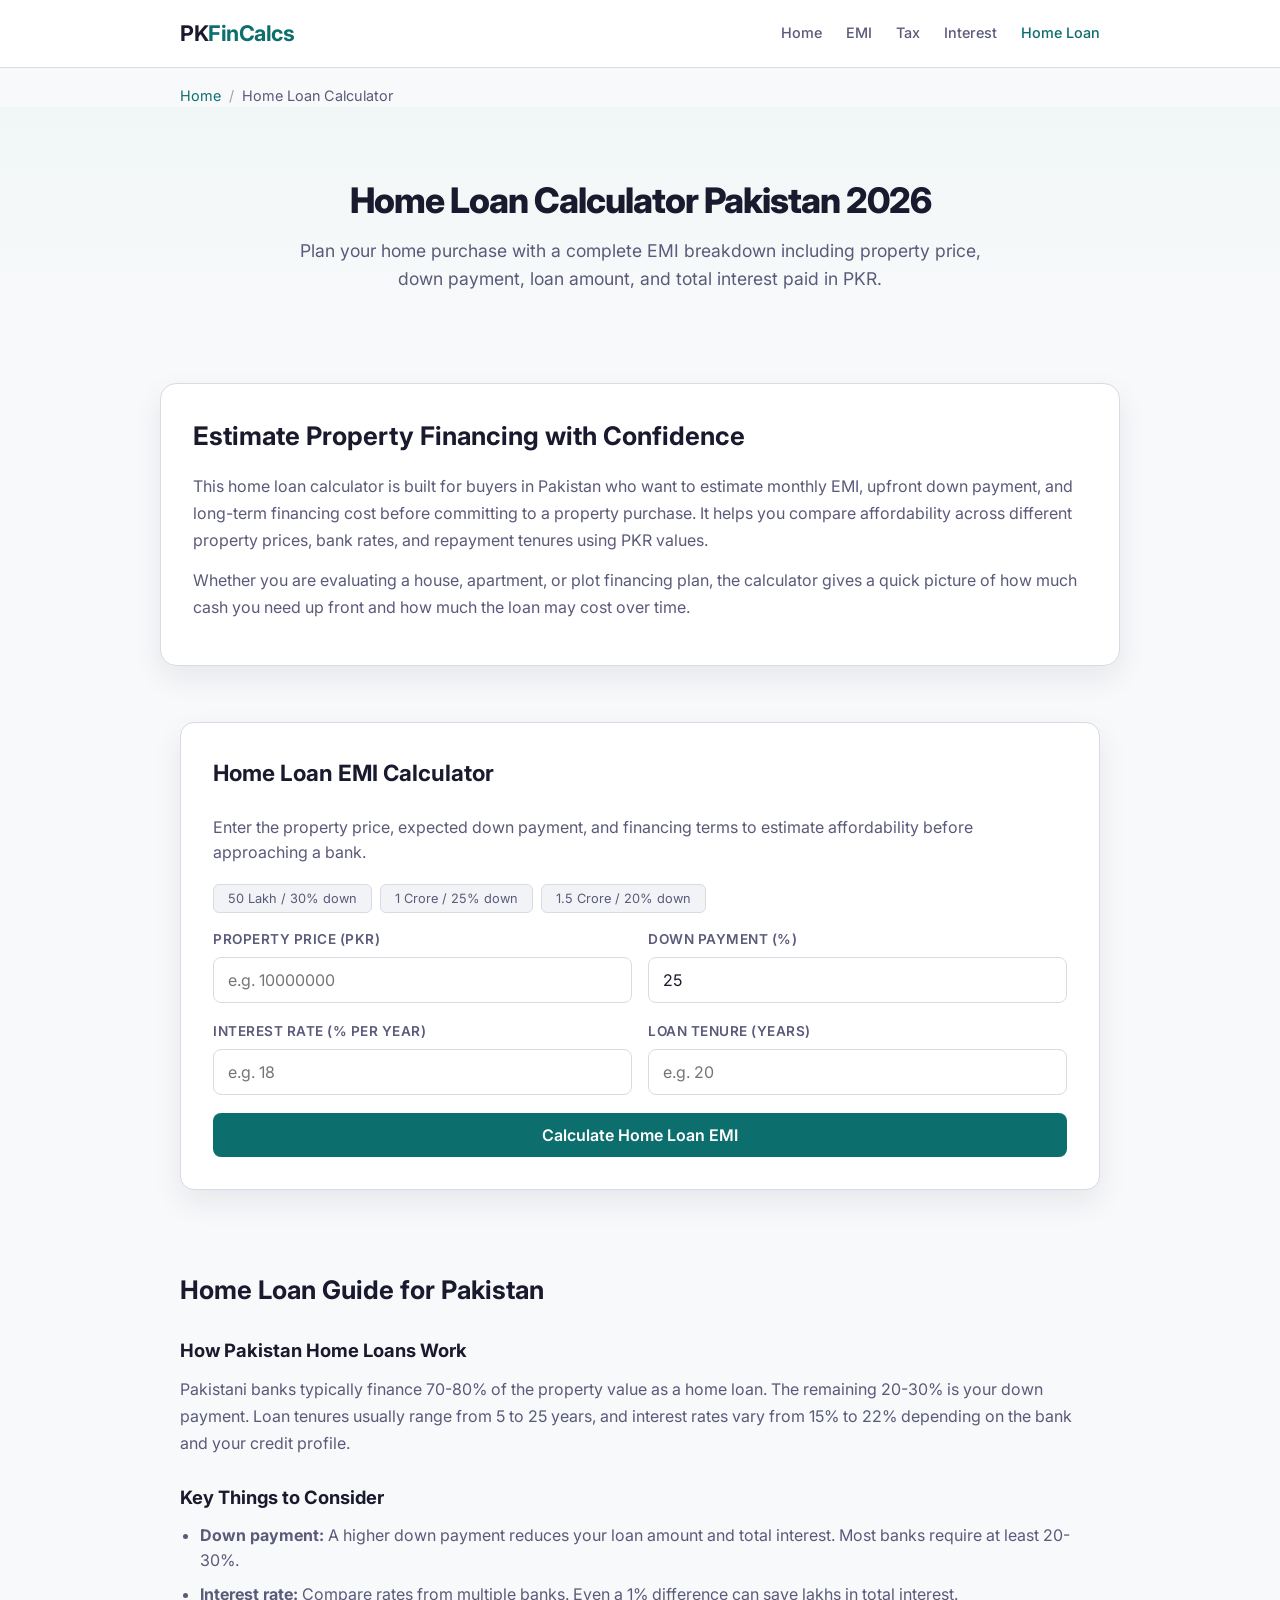
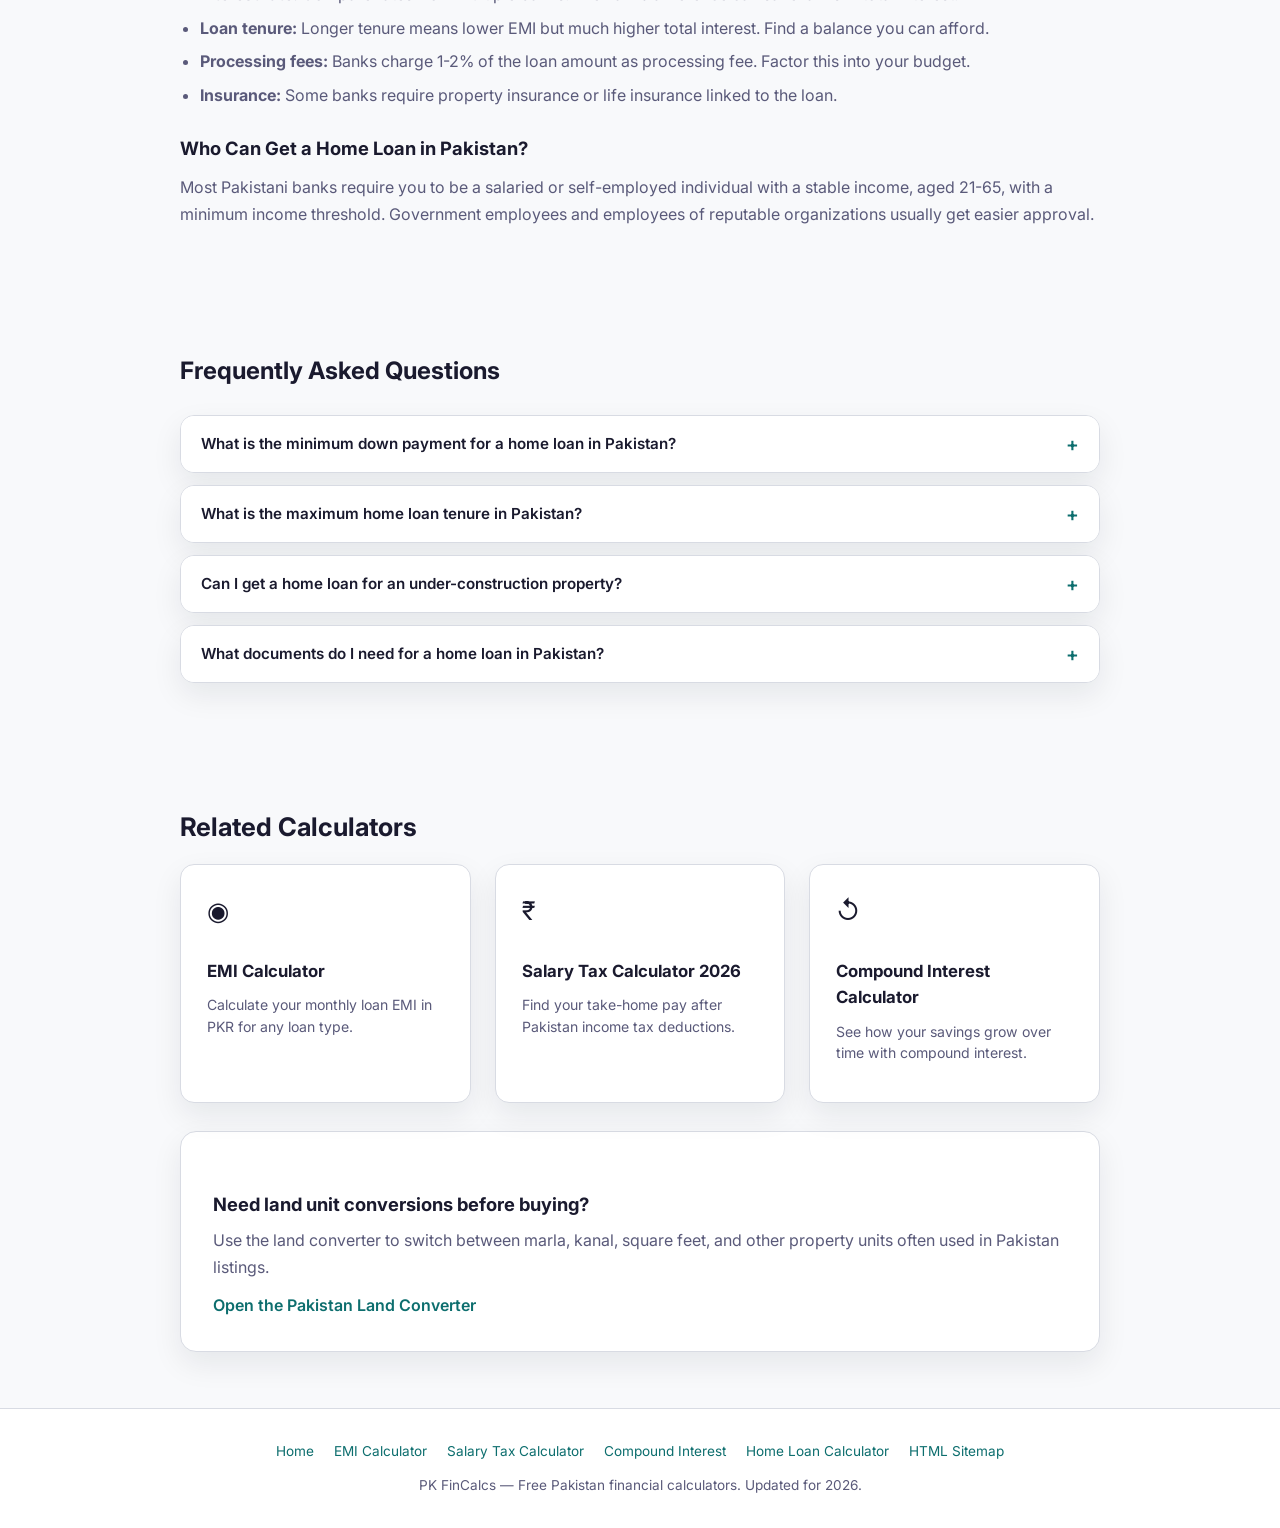
<file: home-loan-calculator/index.html>
<!DOCTYPE html>
<html lang="en">
<head>
  <meta charset="UTF-8">
  <meta name="viewport" content="width=device-width, initial-scale=1.0">
  <title>Home Loan Calculator Pakistan 2026 — EMI with Down Payment</title>
  <meta name="description" content="Free home loan calculator for Pakistan. Calculate EMI with down payment breakdown for property purchases in PKR. Includes total interest and payment schedule info. Updated 2026.">
  <meta name="robots" content="index, follow">
  <link rel="canonical" href="https://error4am.github.io/pk-fin-calcs/home-loan-calculator/">

  <meta property="og:title" content="Home Loan Calculator Pakistan 2026 — EMI with Down Payment">
  <meta property="og:description" content="Plan your home purchase with a detailed EMI breakdown including down payment and total interest in PKR.">
  <meta property="og:type" content="website">
  <meta property="og:url" content="https://error4am.github.io/pk-fin-calcs/home-loan-calculator/">

  <meta name="twitter:card" content="summary">
  <meta name="twitter:title" content="Home Loan Calculator Pakistan 2026">
  <meta name="twitter:description" content="Plan your home purchase with a detailed EMI breakdown including down payment and total interest in PKR.">

  <script type="application/ld+json">
  {
    "@context": "https://schema.org",
    "@type": "BreadcrumbList",
    "itemListElement": [
      {
        "@type": "ListItem",
        "position": 1,
        "name": "Home",
        "item": "https://error4am.github.io/pk-fin-calcs/"
      },
      {
        "@type": "ListItem",
        "position": 2,
        "name": "Home Loan Calculator Pakistan 2026",
        "item": "https://error4am.github.io/pk-fin-calcs/home-loan-calculator/"
      }
    ]
  }
  </script>

  <link rel="preconnect" href="https://fonts.googleapis.com">
  <link rel="preconnect" href="https://fonts.gstatic.com" crossorigin>
  <link href="https://fonts.googleapis.com/css2?family=Inter:wght@400;500;600;700;800&display=swap" rel="stylesheet">
  <link rel="stylesheet" href="../assets/css/style.css">
</head>
<body>

  <header class="site-header">
    <div class="container">
      <a href="../" class="logo">PK<span>FinCalcs</span></a>
      <nav>
        <ul class="main-nav">
          <li><a href="../">Home</a></li>
          <li><a href="../emi-calculator/">EMI</a></li>
          <li><a href="../salary-tax-calculator/">Tax</a></li>
          <li><a href="../compound-interest-calculator/">Interest</a></li>
          <li><a href="../home-loan-calculator/" aria-current="page">Home Loan</a></li>
        </ul>
      </nav>
    </div>
  </header>

  <div class="breadcrumb-wrap">
    <div class="container">
      <nav class="breadcrumb" aria-label="Breadcrumb">
        <a href="../">Home</a>
        <span class="separator">/</span>
        <span aria-current="page">Home Loan Calculator</span>
      </nav>
    </div>
  </div>

  <section class="hero">
    <div class="container">
      <h1>Home Loan Calculator Pakistan 2026</h1>
      <p>Plan your home purchase with a complete EMI breakdown including property price, down payment, loan amount, and total interest paid in PKR.</p>
    </div>
  </section>

  <section class="content-section intro-section">
    <div class="container intro-card">
      <h2>Estimate Property Financing with Confidence</h2>
      <p>This home loan calculator is built for buyers in Pakistan who want to estimate monthly EMI, upfront down payment, and long-term financing cost before committing to a property purchase. It helps you compare affordability across different property prices, bank rates, and repayment tenures using PKR values.</p>
      <p>Whether you are evaluating a house, apartment, or plot financing plan, the calculator gives a quick picture of how much cash you need up front and how much the loan may cost over time.</p>
    </div>
  </section>

  <section class="container">
    <div class="calc-card">
      <h2>Home Loan EMI Calculator</h2>
      <p>Enter the property price, expected down payment, and financing terms to estimate affordability before approaching a bank.</p>

      <div class="quick-fills">
        <button class="quick-fill-btn" onclick="fillHomeLoan(5000000, 30, 18, 20)">50 Lakh / 30% down</button>
        <button class="quick-fill-btn" onclick="fillHomeLoan(10000000, 25, 17, 25)">1 Crore / 25% down</button>
        <button class="quick-fill-btn" onclick="fillHomeLoan(15000000, 20, 16, 30)">1.5 Crore / 20% down</button>
      </div>

      <div class="form-row">
        <div class="form-group">
          <label for="propertyPrice">Property Price (PKR)</label>
          <input type="number" id="propertyPrice" placeholder="e.g. 10000000" min="0">
        </div>
        <div class="form-group">
          <label for="downPayment">Down Payment (%)</label>
          <input type="number" id="downPayment" placeholder="e.g. 25" min="0" max="100" step="1" value="25">
        </div>
      </div>
      <div class="form-row">
        <div class="form-group">
          <label for="interestRate">Interest Rate (% per year)</label>
          <input type="number" id="interestRate" placeholder="e.g. 18" min="0" max="100" step="0.01">
        </div>
        <div class="form-group">
          <label for="loanTenure">Loan Tenure (Years)</label>
          <input type="number" id="loanTenure" placeholder="e.g. 20" min="1" max="50">
        </div>
      </div>

      <button class="btn" onclick="handleHomeLoan()">Calculate Home Loan EMI</button>

      <div id="results" class="results">
        <h3>Home Loan Breakdown</h3>
        <div class="result-grid">
          <div class="result-item">
            <div class="label">Loan Amount</div>
            <div class="value" id="result-loan-amount">—</div>
          </div>
          <div class="result-item">
            <div class="label">Down Payment</div>
            <div class="value" id="result-down-payment">—</div>
          </div>
          <div class="result-item">
            <div class="label">Monthly EMI</div>
            <div class="value" id="result-emi">—</div>
          </div>
          <div class="result-item">
            <div class="label">Total Payment</div>
            <div class="value" id="result-total-payment">—</div>
          </div>
          <div class="result-item">
            <div class="label">Total Interest</div>
            <div class="value" id="result-total-interest">—</div>
          </div>
        </div>
      </div>
    </div>
  </section>

  <section class="content-section">
    <div class="container">
      <h2>Home Loan Guide for Pakistan</h2>
      <h3>How Pakistan Home Loans Work</h3>
      <p>Pakistani banks typically finance 70-80% of the property value as a home loan. The remaining 20-30% is your down payment. Loan tenures usually range from 5 to 25 years, and interest rates vary from 15% to 22% depending on the bank and your credit profile.</p>

      <h3>Key Things to Consider</h3>
      <ul>
        <li><strong>Down payment:</strong> A higher down payment reduces your loan amount and total interest. Most banks require at least 20-30%.</li>
        <li><strong>Interest rate:</strong> Compare rates from multiple banks. Even a 1% difference can save lakhs in total interest.</li>
        <li><strong>Loan tenure:</strong> Longer tenure means lower EMI but much higher total interest. Find a balance you can afford.</li>
        <li><strong>Processing fees:</strong> Banks charge 1-2% of the loan amount as processing fee. Factor this into your budget.</li>
        <li><strong>Insurance:</strong> Some banks require property insurance or life insurance linked to the loan.</li>
      </ul>

      <h3>Who Can Get a Home Loan in Pakistan?</h3>
      <p>Most Pakistani banks require you to be a salaried or self-employed individual with a stable income, aged 21-65, with a minimum income threshold. Government employees and employees of reputable organizations usually get easier approval.</p>
    </div>
  </section>

  <section class="faq">
    <div class="container">
      <h2>Frequently Asked Questions</h2>

      <div class="faq-item">
        <button class="faq-question">What is the minimum down payment for a home loan in Pakistan?</button>
        <div class="faq-answer">Most Pakistani banks require a minimum down payment of 20-30% of the property value. Some Islamic banks may have different requirements. A higher down payment usually means better loan terms.</div>
      </div>

      <div class="faq-item">
        <button class="faq-question">What is the maximum home loan tenure in Pakistan?</button>
        <div class="faq-answer">Home loan tenures in Pakistan typically range from 5 to 25 years. Some banks offer up to 30 years for certain applicants. Longer tenures reduce monthly EMI but increase total interest paid.</div>
      </div>

      <div class="faq-item">
        <button class="faq-question">Can I get a home loan for an under-construction property?</button>
        <div class="faq-answer">Yes. Many Pakistani banks offer construction-linked home loans where the disbursement is tied to construction milestones. The EMI usually starts after full disbursement or a specified moratorium period.</div>
      </div>

      <div class="faq-item">
        <button class="faq-question">What documents do I need for a home loan in Pakistan?</button>
        <div class="faq-answer">Typically you need: CNIC, salary slips or income proof, bank statements (6-12 months), property documents (registry, allotment letter), and employer letter. Requirements vary by bank.</div>
      </div>

      <script type="application/ld+json">
      {
        "@context": "https://schema.org",
        "@type": "FAQPage",
        "mainEntity": [
          {
            "@type": "Question",
            "name": "What is the minimum down payment for a home loan in Pakistan?",
            "acceptedAnswer": {
              "@type": "Answer",
              "text": "Most Pakistani banks require a minimum down payment of 20-30% of the property value. Some Islamic banks may have different requirements."
            }
          },
          {
            "@type": "Question",
            "name": "What is the maximum home loan tenure in Pakistan?",
            "acceptedAnswer": {
              "@type": "Answer",
              "text": "Home loan tenures in Pakistan typically range from 5 to 25 years. Some banks offer up to 30 years for certain applicants."
            }
          },
          {
            "@type": "Question",
            "name": "Can I get a home loan for an under-construction property?",
            "acceptedAnswer": {
              "@type": "Answer",
              "text": "Yes. Many Pakistani banks offer construction-linked home loans where the disbursement is tied to construction milestones."
            }
          },
          {
            "@type": "Question",
            "name": "What documents do I need for a home loan in Pakistan?",
            "acceptedAnswer": {
              "@type": "Answer",
              "text": "Typically you need: CNIC, salary slips or income proof, bank statements (6-12 months), property documents, and employer letter."
            }
          }
        ]
      }
      </script>
    </div>
  </section>

  <section class="content-section">
    <div class="container">
      <h2>Related Calculators</h2>
      <div class="cards-grid">
        <a href="../emi-calculator/" class="card">
          <div class="icon">&#9673;</div>
          <h3>EMI Calculator</h3>
          <p>Calculate your monthly loan EMI in PKR for any loan type.</p>
        </a>
        <a href="../salary-tax-calculator/" class="card">
          <div class="icon">&#8377;</div>
          <h3>Salary Tax Calculator 2026</h3>
          <p>Find your take-home pay after Pakistan income tax deductions.</p>
        </a>
        <a href="../compound-interest-calculator/" class="card">
          <div class="icon">&#8634;</div>
          <h3>Compound Interest Calculator</h3>
          <p>See how your savings grow over time with compound interest.</p>
        </a>
      </div>
      <div class="related-link-card">
        <h3>Need land unit conversions before buying?</h3>
        <p>Use the land converter to switch between marla, kanal, square feet, and other property units often used in Pakistan listings.</p>
        <a href="https://error4am.github.io/land-converter/">Open the Pakistan Land Converter</a>
      </div>
    </div>
  </section>

  <footer class="site-footer">
    <div class="container">
      <ul class="footer-links">
        <li><a href="../">Home</a></li>
        <li><a href="../emi-calculator/">EMI Calculator</a></li>
        <li><a href="../salary-tax-calculator/">Salary Tax Calculator</a></li>
        <li><a href="../compound-interest-calculator/">Compound Interest</a></li>
        <li><a href="../home-loan-calculator/">Home Loan Calculator</a></li>
        <li><a href="../site-map/">HTML Sitemap</a></li>
      </ul>
      <p>PK FinCalcs &mdash; Free Pakistan financial calculators. Updated for 2026.</p>
    </div>
  </footer>

  <script src="../assets/js/calculators.js"></script>
</body>
</html>
</file>
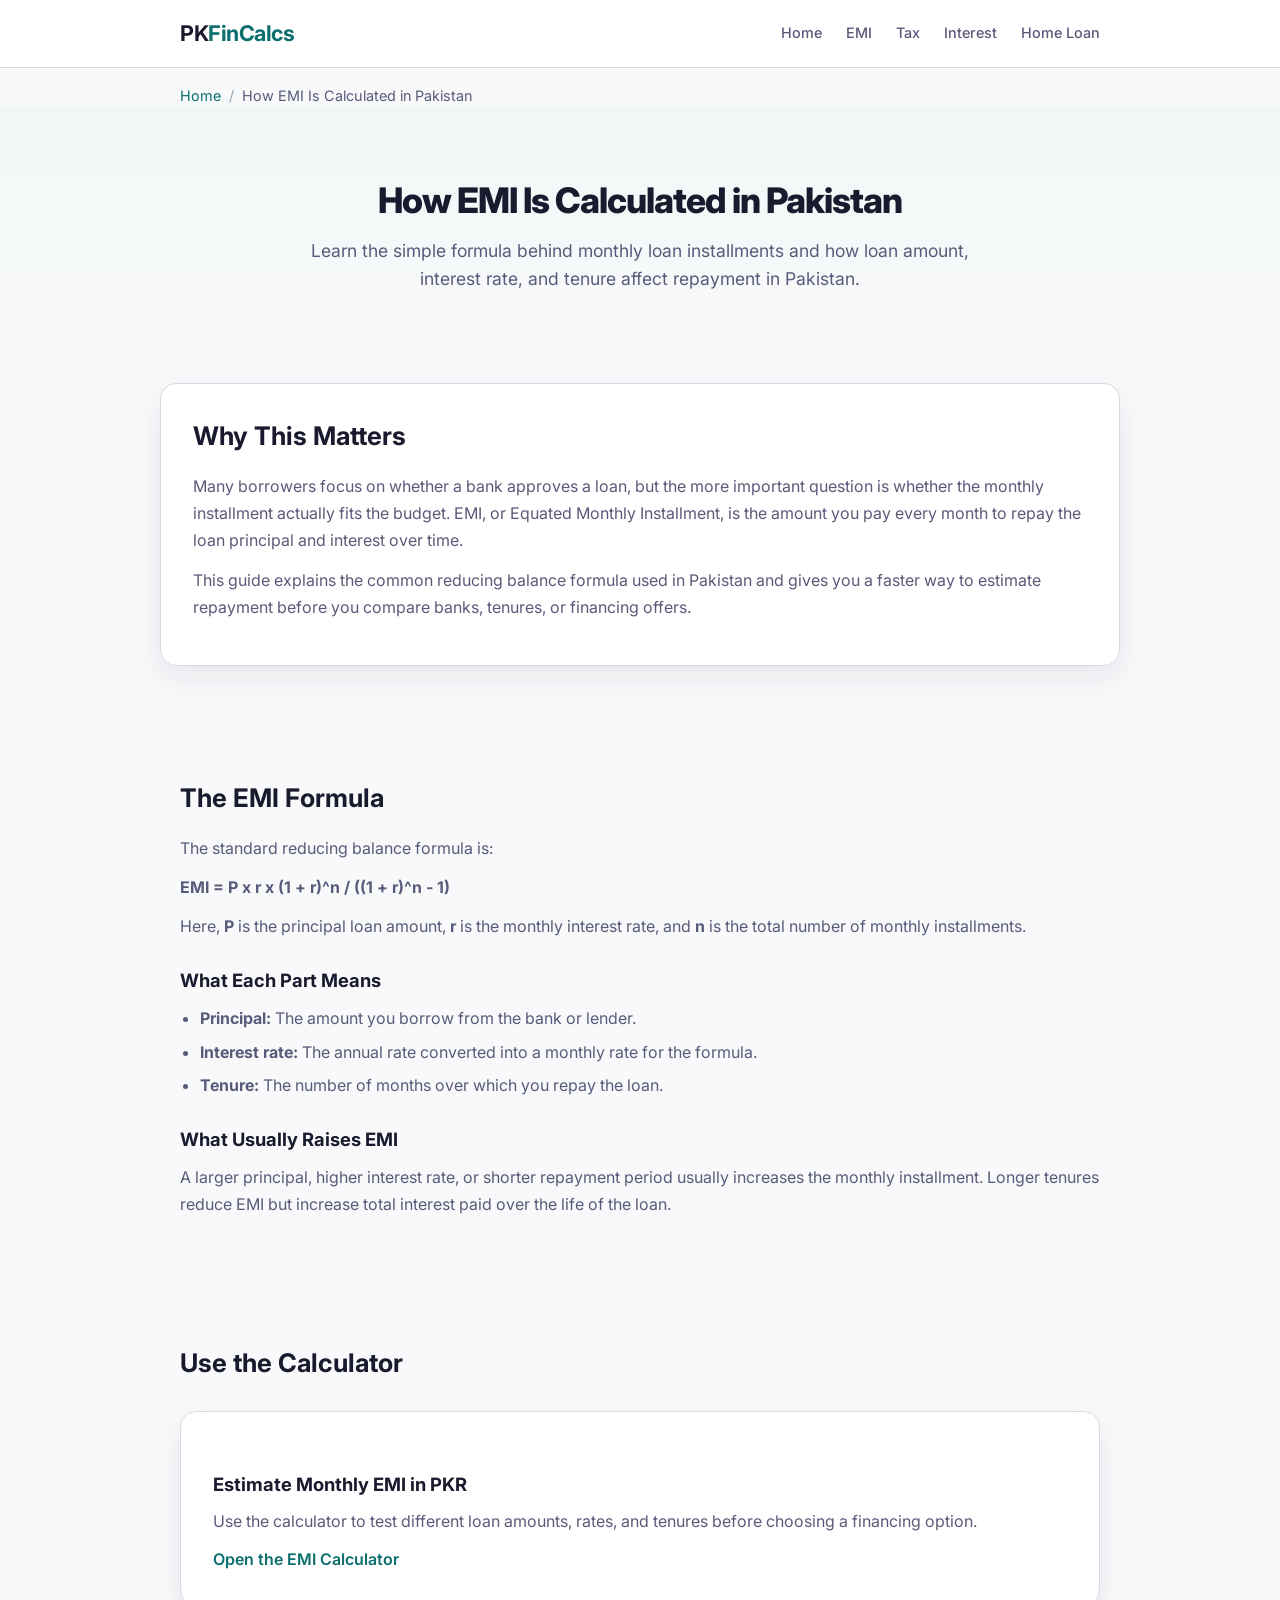
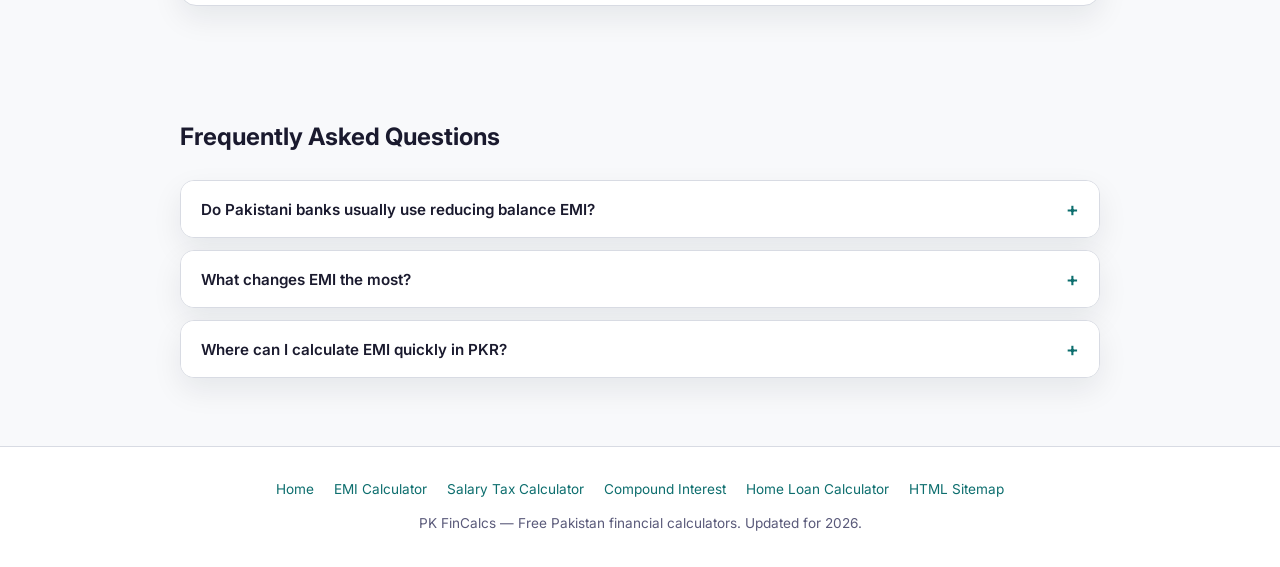
<file: how-emi-is-calculated-in-pakistan/index.html>
<!DOCTYPE html>
<html lang="en">
<head>
  <meta charset="UTF-8">
  <meta name="viewport" content="width=device-width, initial-scale=1.0">
  <title>How EMI Is Calculated in Pakistan — Formula and Simple Guide</title>
  <meta name="description" content="Learn how EMI is calculated in Pakistan using the reducing balance formula, with simple explanations and a direct link to the free EMI calculator.">
  <meta name="robots" content="index, follow">
  <link rel="canonical" href="https://error4am.github.io/pk-fin-calcs/how-emi-is-calculated-in-pakistan/">

  <meta property="og:title" content="How EMI Is Calculated in Pakistan — Formula and Simple Guide">
  <meta property="og:description" content="Understand the Pakistan EMI formula, key loan variables, and how monthly installments change with rate and tenure.">
  <meta property="og:type" content="article">
  <meta property="og:url" content="https://error4am.github.io/pk-fin-calcs/how-emi-is-calculated-in-pakistan/">

  <meta name="twitter:card" content="summary">
  <meta name="twitter:title" content="How EMI Is Calculated in Pakistan">
  <meta name="twitter:description" content="Pakistan EMI guide with formula, explanations, and calculator links.">

  <script type="application/ld+json">
  {
    "@context": "https://schema.org",
    "@type": "BreadcrumbList",
    "itemListElement": [
      {
        "@type": "ListItem",
        "position": 1,
        "name": "Home",
        "item": "https://error4am.github.io/pk-fin-calcs/"
      },
      {
        "@type": "ListItem",
        "position": 2,
        "name": "How EMI Is Calculated in Pakistan",
        "item": "https://error4am.github.io/pk-fin-calcs/how-emi-is-calculated-in-pakistan/"
      }
    ]
  }
  </script>

  <script type="application/ld+json">
  {
    "@context": "https://schema.org",
    "@type": "FAQPage",
    "mainEntity": [
      {
        "@type": "Question",
        "name": "Do Pakistani banks usually use reducing balance EMI?",
        "acceptedAnswer": {
          "@type": "Answer",
          "text": "Yes. Most Pakistani banks use the reducing balance method for home, car, and personal financing products."
        }
      },
      {
        "@type": "Question",
        "name": "What changes EMI the most?",
        "acceptedAnswer": {
          "@type": "Answer",
          "text": "The main drivers are loan amount, interest rate, and tenure. Even a small rate change can make a big difference over a long repayment period."
        }
      },
      {
        "@type": "Question",
        "name": "Where can I calculate EMI quickly in PKR?",
        "acceptedAnswer": {
          "@type": "Answer",
          "text": "You can use the PK FinCalcs EMI calculator to estimate monthly installment, total payment, and total interest in PKR."
        }
      }
    ]
  }
  </script>

  <link rel="preconnect" href="https://fonts.googleapis.com">
  <link rel="preconnect" href="https://fonts.gstatic.com" crossorigin>
  <link href="https://fonts.googleapis.com/css2?family=Inter:wght@400;500;600;700;800&display=swap" rel="stylesheet">
  <link rel="stylesheet" href="../assets/css/style.css">
</head>
<body>
  <header class="site-header">
    <div class="container">
      <a href="../" class="logo">PK<span>FinCalcs</span></a>
      <nav>
        <ul class="main-nav">
          <li><a href="../">Home</a></li>
          <li><a href="../emi-calculator/">EMI</a></li>
          <li><a href="../salary-tax-calculator/">Tax</a></li>
          <li><a href="../compound-interest-calculator/">Interest</a></li>
          <li><a href="../home-loan-calculator/">Home Loan</a></li>
        </ul>
      </nav>
    </div>
  </header>

  <div class="breadcrumb-wrap">
    <div class="container">
      <nav class="breadcrumb" aria-label="Breadcrumb">
        <a href="../">Home</a>
        <span class="separator">/</span>
        <span aria-current="page">How EMI Is Calculated in Pakistan</span>
      </nav>
    </div>
  </div>

  <section class="hero">
    <div class="container">
      <h1>How EMI Is Calculated in Pakistan</h1>
      <p>Learn the simple formula behind monthly loan installments and how loan amount, interest rate, and tenure affect repayment in Pakistan.</p>
    </div>
  </section>

  <section class="content-section intro-section">
    <div class="container intro-card">
      <h2>Why This Matters</h2>
      <p>Many borrowers focus on whether a bank approves a loan, but the more important question is whether the monthly installment actually fits the budget. EMI, or Equated Monthly Installment, is the amount you pay every month to repay the loan principal and interest over time.</p>
      <p>This guide explains the common reducing balance formula used in Pakistan and gives you a faster way to estimate repayment before you compare banks, tenures, or financing offers.</p>
    </div>
  </section>

  <section class="content-section">
    <div class="container">
      <h2>The EMI Formula</h2>
      <p>The standard reducing balance formula is:</p>
      <p><strong>EMI = P x r x (1 + r)^n / ((1 + r)^n - 1)</strong></p>
      <p>Here, <strong>P</strong> is the principal loan amount, <strong>r</strong> is the monthly interest rate, and <strong>n</strong> is the total number of monthly installments.</p>

      <h3>What Each Part Means</h3>
      <ul>
        <li><strong>Principal:</strong> The amount you borrow from the bank or lender.</li>
        <li><strong>Interest rate:</strong> The annual rate converted into a monthly rate for the formula.</li>
        <li><strong>Tenure:</strong> The number of months over which you repay the loan.</li>
      </ul>

      <h3>What Usually Raises EMI</h3>
      <p>A larger principal, higher interest rate, or shorter repayment period usually increases the monthly installment. Longer tenures reduce EMI but increase total interest paid over the life of the loan.</p>
    </div>
  </section>

  <section class="content-section">
    <div class="container">
      <h2>Use the Calculator</h2>
      <div class="related-link-card">
        <h3>Estimate Monthly EMI in PKR</h3>
        <p>Use the calculator to test different loan amounts, rates, and tenures before choosing a financing option.</p>
        <a href="../emi-calculator/">Open the EMI Calculator</a>
      </div>
    </div>
  </section>

  <section class="faq">
    <div class="container">
      <h2>Frequently Asked Questions</h2>

      <div class="faq-item">
        <button class="faq-question">Do Pakistani banks usually use reducing balance EMI?</button>
        <div class="faq-answer">Yes. Most Pakistani banks use the reducing balance method for home, car, and personal financing products.</div>
      </div>

      <div class="faq-item">
        <button class="faq-question">What changes EMI the most?</button>
        <div class="faq-answer">The main drivers are loan amount, interest rate, and tenure. Even a small rate change can make a big difference over a long repayment period.</div>
      </div>

      <div class="faq-item">
        <button class="faq-question">Where can I calculate EMI quickly in PKR?</button>
        <div class="faq-answer">You can use the PK FinCalcs EMI calculator to estimate monthly installment, total payment, and total interest in PKR.</div>
      </div>
    </div>
  </section>

  <footer class="site-footer">
    <div class="container">
      <ul class="footer-links">
        <li><a href="../">Home</a></li>
        <li><a href="../emi-calculator/">EMI Calculator</a></li>
        <li><a href="../salary-tax-calculator/">Salary Tax Calculator</a></li>
        <li><a href="../compound-interest-calculator/">Compound Interest</a></li>
        <li><a href="../home-loan-calculator/">Home Loan Calculator</a></li>
        <li><a href="../site-map/">HTML Sitemap</a></li>
      </ul>
      <p>PK FinCalcs &mdash; Free Pakistan financial calculators. Updated for 2026.</p>
    </div>
  </footer>

  <script src="../assets/js/calculators.js"></script>
</body>
</html>
</file>
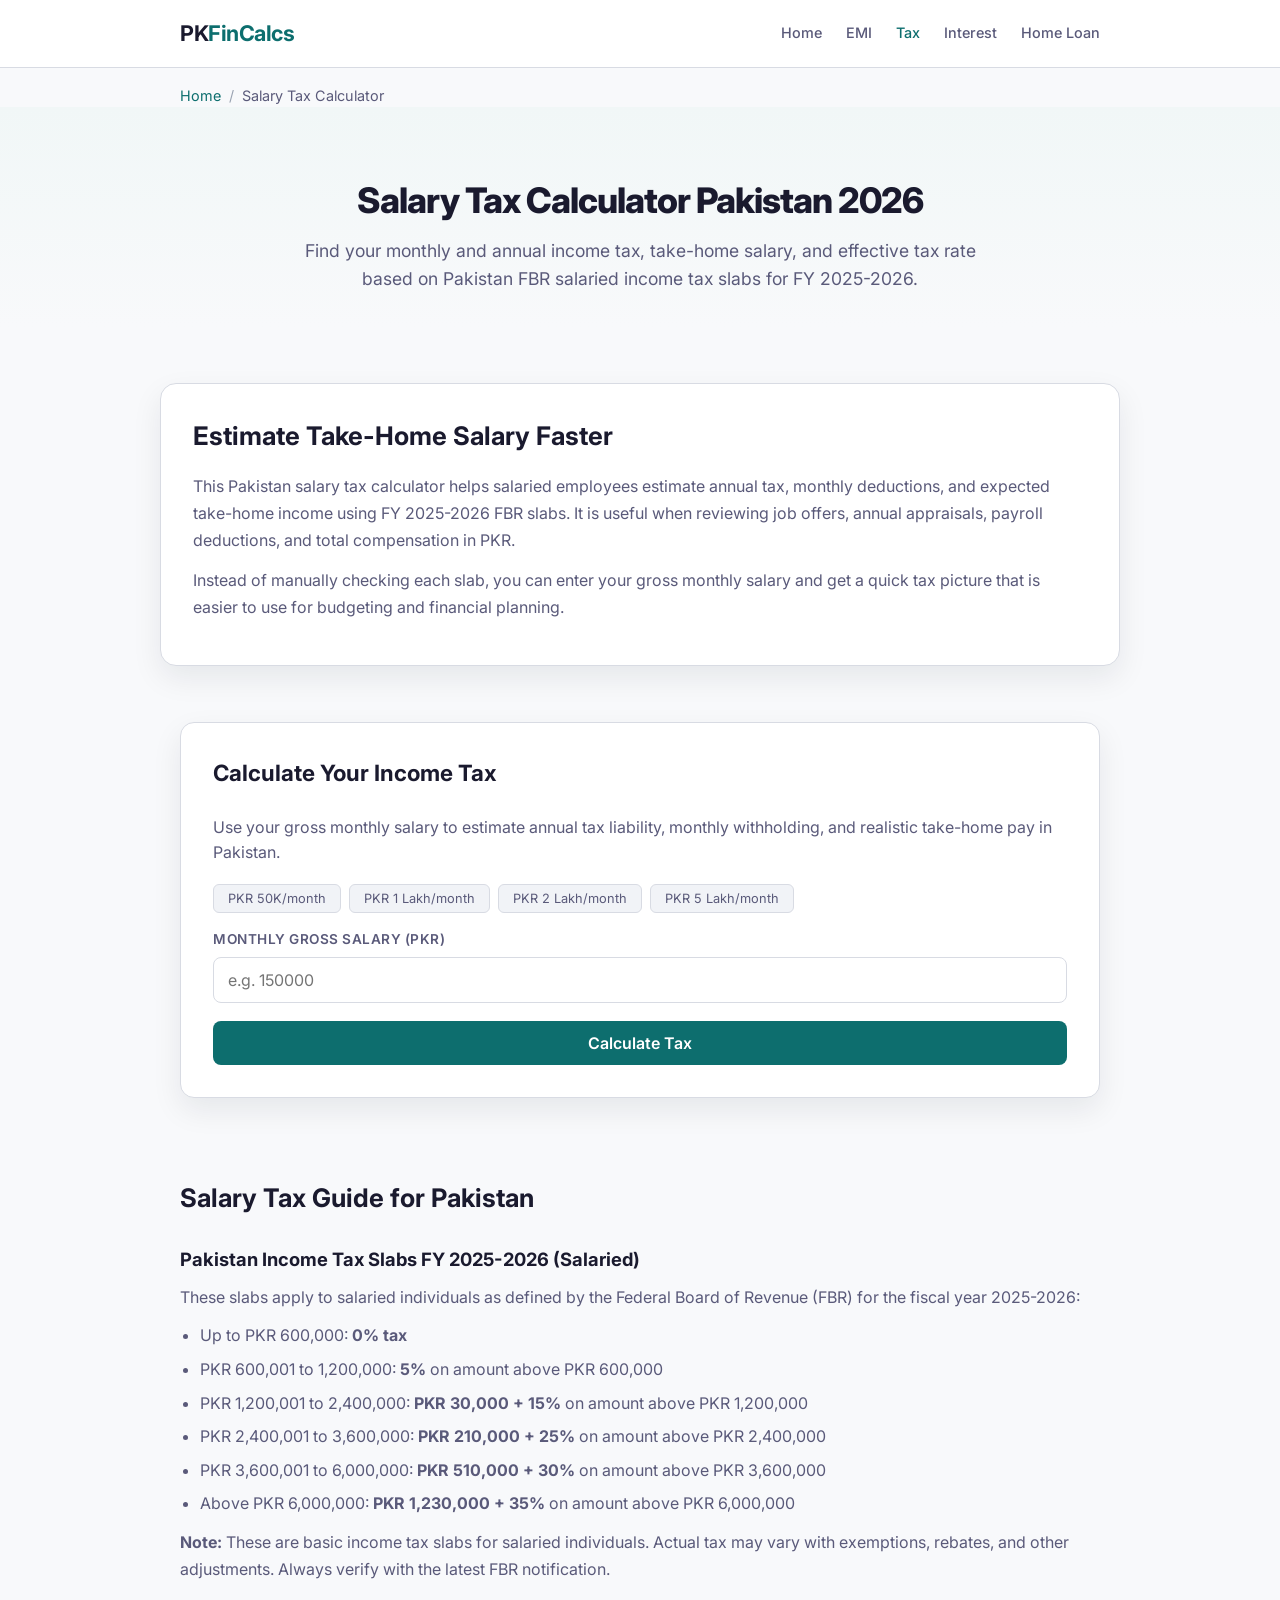
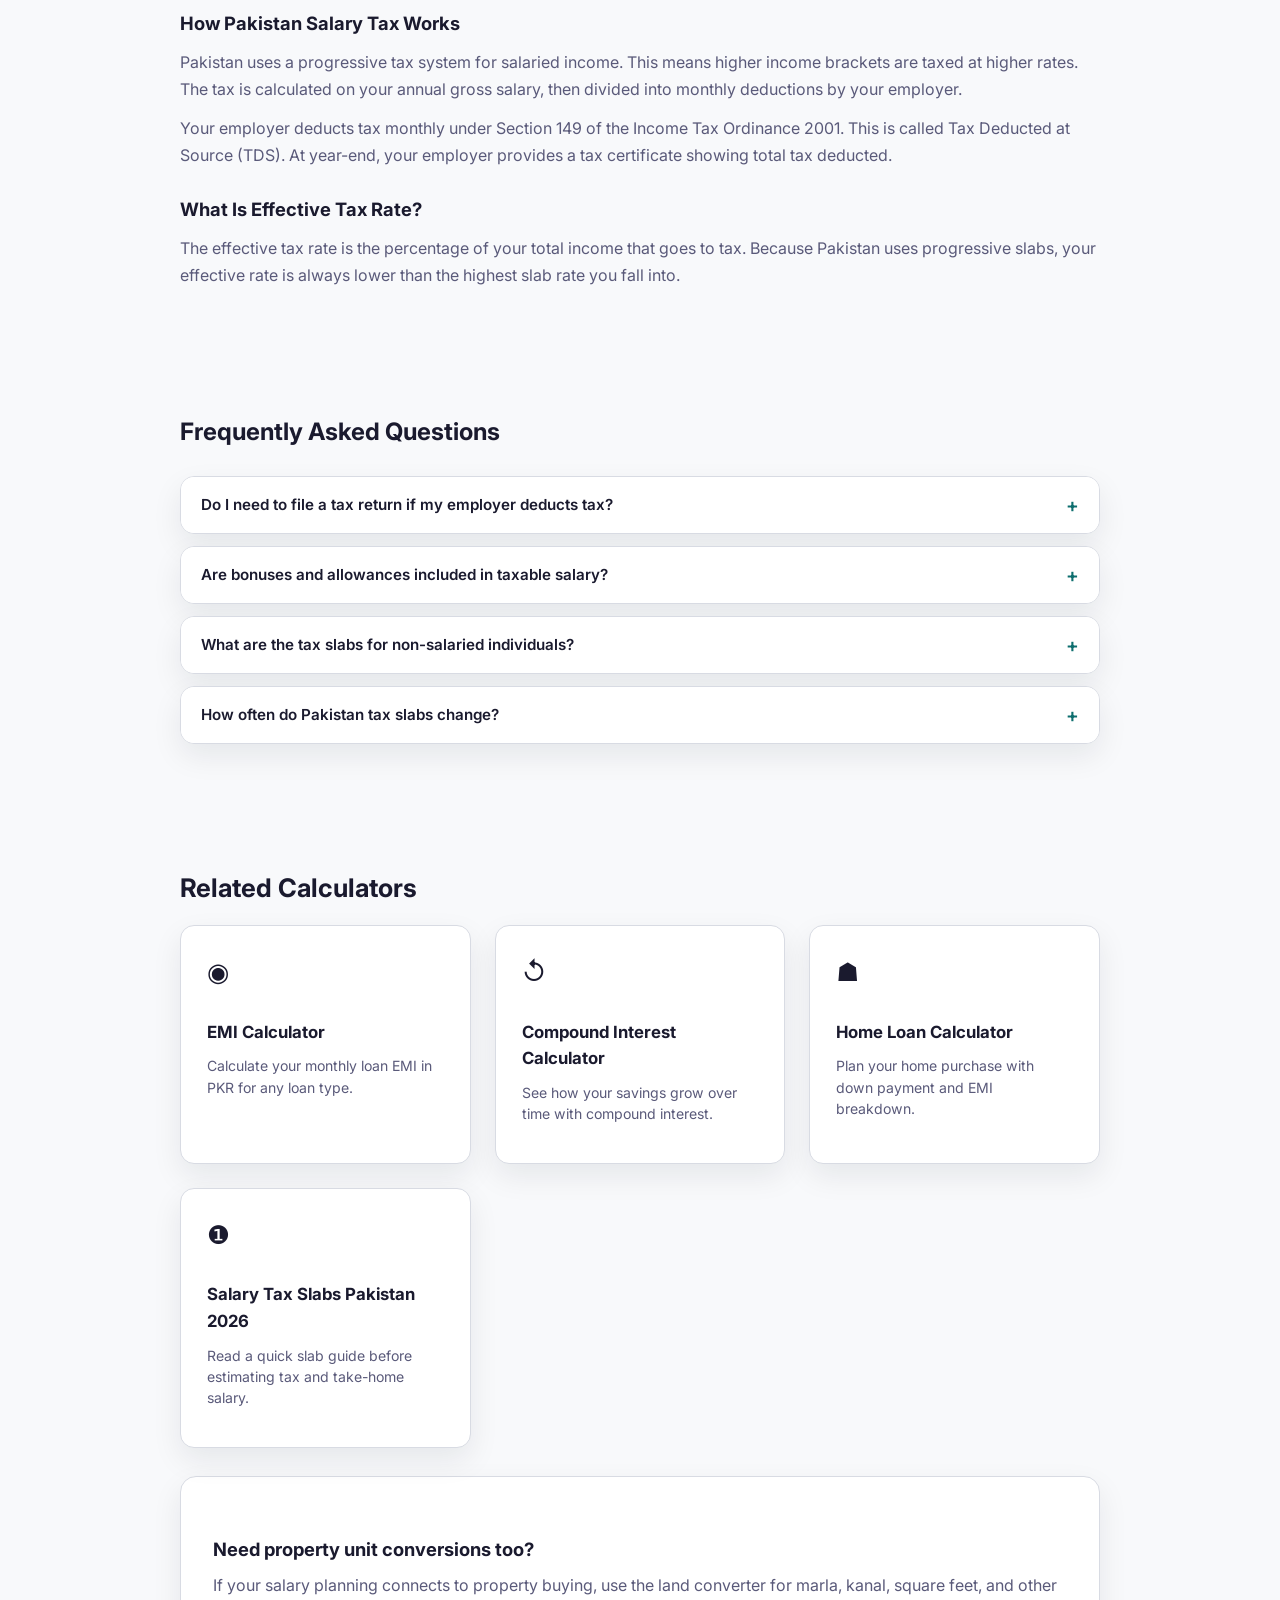
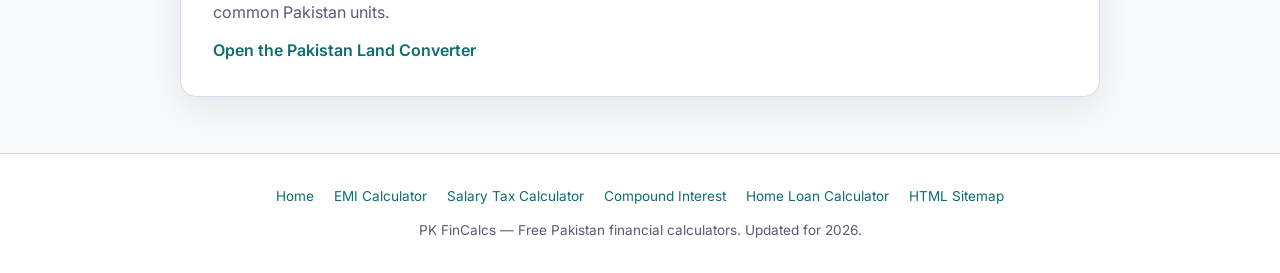
<file: salary-tax-calculator/index.html>
<!DOCTYPE html>
<html lang="en">
<head>
  <meta charset="UTF-8">
  <meta name="viewport" content="width=device-width, initial-scale=1.0">
  <title>Salary Tax Calculator Pakistan 2026 — Income Tax on Salary</title>
  <meta name="description" content="Free Pakistan salary tax calculator for 2026. Find your monthly and annual income tax, take-home pay, and effective tax rate based on FBR salaried slabs.">
  <meta name="robots" content="index, follow">
  <link rel="canonical" href="https://error4am.github.io/pk-fin-calcs/salary-tax-calculator/">

  <meta property="og:title" content="Salary Tax Calculator Pakistan 2026 — Income Tax on Salary">
  <meta property="og:description" content="Calculate your Pakistan income tax on salary using FBR 2025-2026 slabs. Free and instant in PKR.">
  <meta property="og:type" content="website">
  <meta property="og:url" content="https://error4am.github.io/pk-fin-calcs/salary-tax-calculator/">

  <meta name="twitter:card" content="summary">
  <meta name="twitter:title" content="Salary Tax Calculator Pakistan 2026">
  <meta name="twitter:description" content="Calculate your Pakistan income tax on salary using FBR 2025-2026 slabs.">

  <script type="application/ld+json">
  {
    "@context": "https://schema.org",
    "@type": "BreadcrumbList",
    "itemListElement": [
      {
        "@type": "ListItem",
        "position": 1,
        "name": "Home",
        "item": "https://error4am.github.io/pk-fin-calcs/"
      },
      {
        "@type": "ListItem",
        "position": 2,
        "name": "Salary Tax Calculator Pakistan 2026",
        "item": "https://error4am.github.io/pk-fin-calcs/salary-tax-calculator/"
      }
    ]
  }
  </script>

  <link rel="preconnect" href="https://fonts.googleapis.com">
  <link rel="preconnect" href="https://fonts.gstatic.com" crossorigin>
  <link href="https://fonts.googleapis.com/css2?family=Inter:wght@400;500;600;700;800&display=swap" rel="stylesheet">
  <link rel="stylesheet" href="../assets/css/style.css">
</head>
<body>

  <header class="site-header">
    <div class="container">
      <a href="../" class="logo">PK<span>FinCalcs</span></a>
      <nav>
        <ul class="main-nav">
          <li><a href="../">Home</a></li>
          <li><a href="../emi-calculator/">EMI</a></li>
          <li><a href="../salary-tax-calculator/" aria-current="page">Tax</a></li>
          <li><a href="../compound-interest-calculator/">Interest</a></li>
          <li><a href="../home-loan-calculator/">Home Loan</a></li>
        </ul>
      </nav>
    </div>
  </header>

  <div class="breadcrumb-wrap">
    <div class="container">
      <nav class="breadcrumb" aria-label="Breadcrumb">
        <a href="../">Home</a>
        <span class="separator">/</span>
        <span aria-current="page">Salary Tax Calculator</span>
      </nav>
    </div>
  </div>

  <section class="hero">
    <div class="container">
      <h1>Salary Tax Calculator Pakistan 2026</h1>
      <p>Find your monthly and annual income tax, take-home salary, and effective tax rate based on Pakistan FBR salaried income tax slabs for FY 2025-2026.</p>
    </div>
  </section>

  <section class="content-section intro-section">
    <div class="container intro-card">
      <h2>Estimate Take-Home Salary Faster</h2>
      <p>This Pakistan salary tax calculator helps salaried employees estimate annual tax, monthly deductions, and expected take-home income using FY 2025-2026 FBR slabs. It is useful when reviewing job offers, annual appraisals, payroll deductions, and total compensation in PKR.</p>
      <p>Instead of manually checking each slab, you can enter your gross monthly salary and get a quick tax picture that is easier to use for budgeting and financial planning.</p>
    </div>
  </section>

  <section class="container">
    <div class="calc-card">
      <h2>Calculate Your Income Tax</h2>
      <p>Use your gross monthly salary to estimate annual tax liability, monthly withholding, and realistic take-home pay in Pakistan.</p>

      <div class="quick-fills">
        <button class="quick-fill-btn" onclick="fillSalary(50000)">PKR 50K/month</button>
        <button class="quick-fill-btn" onclick="fillSalary(100000)">PKR 1 Lakh/month</button>
        <button class="quick-fill-btn" onclick="fillSalary(200000)">PKR 2 Lakh/month</button>
        <button class="quick-fill-btn" onclick="fillSalary(500000)">PKR 5 Lakh/month</button>
      </div>

      <div class="form-group">
        <label for="monthlySalary">Monthly Gross Salary (PKR)</label>
        <input type="number" id="monthlySalary" placeholder="e.g. 150000" min="0">
      </div>

      <button class="btn" onclick="handleSalaryTax()">Calculate Tax</button>

      <div id="results" class="results">
        <h3>Your Tax Breakdown</h3>
        <div class="result-grid">
          <div class="result-item">
            <div class="label">Annual Gross Salary</div>
            <div class="value" id="result-annual-salary">—</div>
          </div>
          <div class="result-item">
            <div class="label">Annual Tax</div>
            <div class="value" id="result-annual-tax">—</div>
          </div>
          <div class="result-item">
            <div class="label">Monthly Tax</div>
            <div class="value" id="result-monthly-tax">—</div>
          </div>
          <div class="result-item">
            <div class="label">Annual Take-Home</div>
            <div class="value" id="result-annual-net">—</div>
          </div>
          <div class="result-item">
            <div class="label">Monthly Take-Home</div>
            <div class="value" id="result-monthly-net">—</div>
          </div>
          <div class="result-item">
            <div class="label">Effective Tax Rate</div>
            <div class="value" id="result-effective-rate">—</div>
          </div>
        </div>
      </div>
    </div>
  </section>

  <section class="content-section">
    <div class="container">
      <h2>Salary Tax Guide for Pakistan</h2>
      <h3>Pakistan Income Tax Slabs FY 2025-2026 (Salaried)</h3>
      <p>These slabs apply to salaried individuals as defined by the Federal Board of Revenue (FBR) for the fiscal year 2025-2026:</p>
      <ul>
        <li>Up to PKR 600,000: <strong>0% tax</strong></li>
        <li>PKR 600,001 to 1,200,000: <strong>5%</strong> on amount above PKR 600,000</li>
        <li>PKR 1,200,001 to 2,400,000: <strong>PKR 30,000 + 15%</strong> on amount above PKR 1,200,000</li>
        <li>PKR 2,400,001 to 3,600,000: <strong>PKR 210,000 + 25%</strong> on amount above PKR 2,400,000</li>
        <li>PKR 3,600,001 to 6,000,000: <strong>PKR 510,000 + 30%</strong> on amount above PKR 3,600,000</li>
        <li>Above PKR 6,000,000: <strong>PKR 1,230,000 + 35%</strong> on amount above PKR 6,000,000</li>
      </ul>
      <p><strong>Note:</strong> These are basic income tax slabs for salaried individuals. Actual tax may vary with exemptions, rebates, and other adjustments. Always verify with the latest FBR notification.</p>

      <h3>How Pakistan Salary Tax Works</h3>
      <p>Pakistan uses a progressive tax system for salaried income. This means higher income brackets are taxed at higher rates. The tax is calculated on your annual gross salary, then divided into monthly deductions by your employer.</p>
      <p>Your employer deducts tax monthly under Section 149 of the Income Tax Ordinance 2001. This is called Tax Deducted at Source (TDS). At year-end, your employer provides a tax certificate showing total tax deducted.</p>

      <h3>What Is Effective Tax Rate?</h3>
      <p>The effective tax rate is the percentage of your total income that goes to tax. Because Pakistan uses progressive slabs, your effective rate is always lower than the highest slab rate you fall into.</p>
    </div>
  </section>

  <section class="faq">
    <div class="container">
      <h2>Frequently Asked Questions</h2>

      <div class="faq-item">
        <button class="faq-question">Do I need to file a tax return if my employer deducts tax?</button>
        <div class="faq-answer">Yes. Even if your employer deducts tax at source, you should file an annual income tax return with FBR. Filing allows you to claim refunds for excess deductions and is required for many financial transactions in Pakistan.</div>
      </div>

      <div class="faq-item">
        <button class="faq-question">Are bonuses and allowances included in taxable salary?</button>
        <div class="faq-answer">Most allowances and bonuses are included in taxable salary unless specifically exempt. Exempt allowances include medical allowance up to 10% of basic salary and certain government allowances. Check FBR rules for your specific case.</div>
      </div>

      <div class="faq-item">
        <button class="faq-question">What are the tax slabs for non-salaried individuals?</button>
        <div class="faq-answer">Non-salaried individuals (business owners, freelancers, etc.) have different tax slabs with generally higher rates. This calculator is designed for salaried income only.</div>
      </div>

      <div class="faq-item">
        <button class="faq-question">How often do Pakistan tax slabs change?</button>
        <div class="faq-answer">Tax slabs are usually revised annually in the federal budget, typically announced in June. New slabs take effect from July 1 each year. Always check the latest FBR notification for current rates.</div>
      </div>

      <script type="application/ld+json">
      {
        "@context": "https://schema.org",
        "@type": "FAQPage",
        "mainEntity": [
          {
            "@type": "Question",
            "name": "Do I need to file a tax return if my employer deducts tax?",
            "acceptedAnswer": {
              "@type": "Answer",
              "text": "Yes. Even if your employer deducts tax at source, you should file an annual income tax return with FBR. Filing allows you to claim refunds for excess deductions."
            }
          },
          {
            "@type": "Question",
            "name": "Are bonuses and allowances included in taxable salary?",
            "acceptedAnswer": {
              "@type": "Answer",
              "text": "Most allowances and bonuses are included in taxable salary unless specifically exempt. Exempt allowances include medical allowance up to 10% of basic salary."
            }
          },
          {
            "@type": "Question",
            "name": "What are the tax slabs for non-salaried individuals?",
            "acceptedAnswer": {
              "@type": "Answer",
              "text": "Non-salaried individuals have different tax slabs with generally higher rates. This calculator is designed for salaried income only."
            }
          },
          {
            "@type": "Question",
            "name": "How often do Pakistan tax slabs change?",
            "acceptedAnswer": {
              "@type": "Answer",
              "text": "Tax slabs are usually revised annually in the federal budget, typically announced in June. New slabs take effect from July 1 each year."
            }
          }
        ]
      }
      </script>
    </div>
  </section>

  <section class="content-section">
    <div class="container">
      <h2>Related Calculators</h2>
      <div class="cards-grid">
        <a href="../emi-calculator/" class="card">
          <div class="icon">&#9673;</div>
          <h3>EMI Calculator</h3>
          <p>Calculate your monthly loan EMI in PKR for any loan type.</p>
        </a>
        <a href="../compound-interest-calculator/" class="card">
          <div class="icon">&#8634;</div>
          <h3>Compound Interest Calculator</h3>
          <p>See how your savings grow over time with compound interest.</p>
        </a>
        <a href="../home-loan-calculator/" class="card">
          <div class="icon">&#9751;</div>
          <h3>Home Loan Calculator</h3>
          <p>Plan your home purchase with down payment and EMI breakdown.</p>
        </a>
        <a href="../salary-tax-slabs-pakistan-2026/" class="card">
          <div class="icon">&#10102;</div>
          <h3>Salary Tax Slabs Pakistan 2026</h3>
          <p>Read a quick slab guide before estimating tax and take-home salary.</p>
        </a>
      </div>
      <div class="related-link-card">
        <h3>Need property unit conversions too?</h3>
        <p>If your salary planning connects to property buying, use the land converter for marla, kanal, square feet, and other common Pakistan units.</p>
        <a href="https://error4am.github.io/land-converter/">Open the Pakistan Land Converter</a>
      </div>
    </div>
  </section>

  <footer class="site-footer">
    <div class="container">
      <ul class="footer-links">
        <li><a href="../">Home</a></li>
        <li><a href="../emi-calculator/">EMI Calculator</a></li>
        <li><a href="../salary-tax-calculator/">Salary Tax Calculator</a></li>
        <li><a href="../compound-interest-calculator/">Compound Interest</a></li>
        <li><a href="../home-loan-calculator/">Home Loan Calculator</a></li>
        <li><a href="../site-map/">HTML Sitemap</a></li>
      </ul>
      <p>PK FinCalcs &mdash; Free Pakistan financial calculators. Updated for 2026.</p>
    </div>
  </footer>

  <script src="../assets/js/calculators.js"></script>
</body>
</html>
</file>
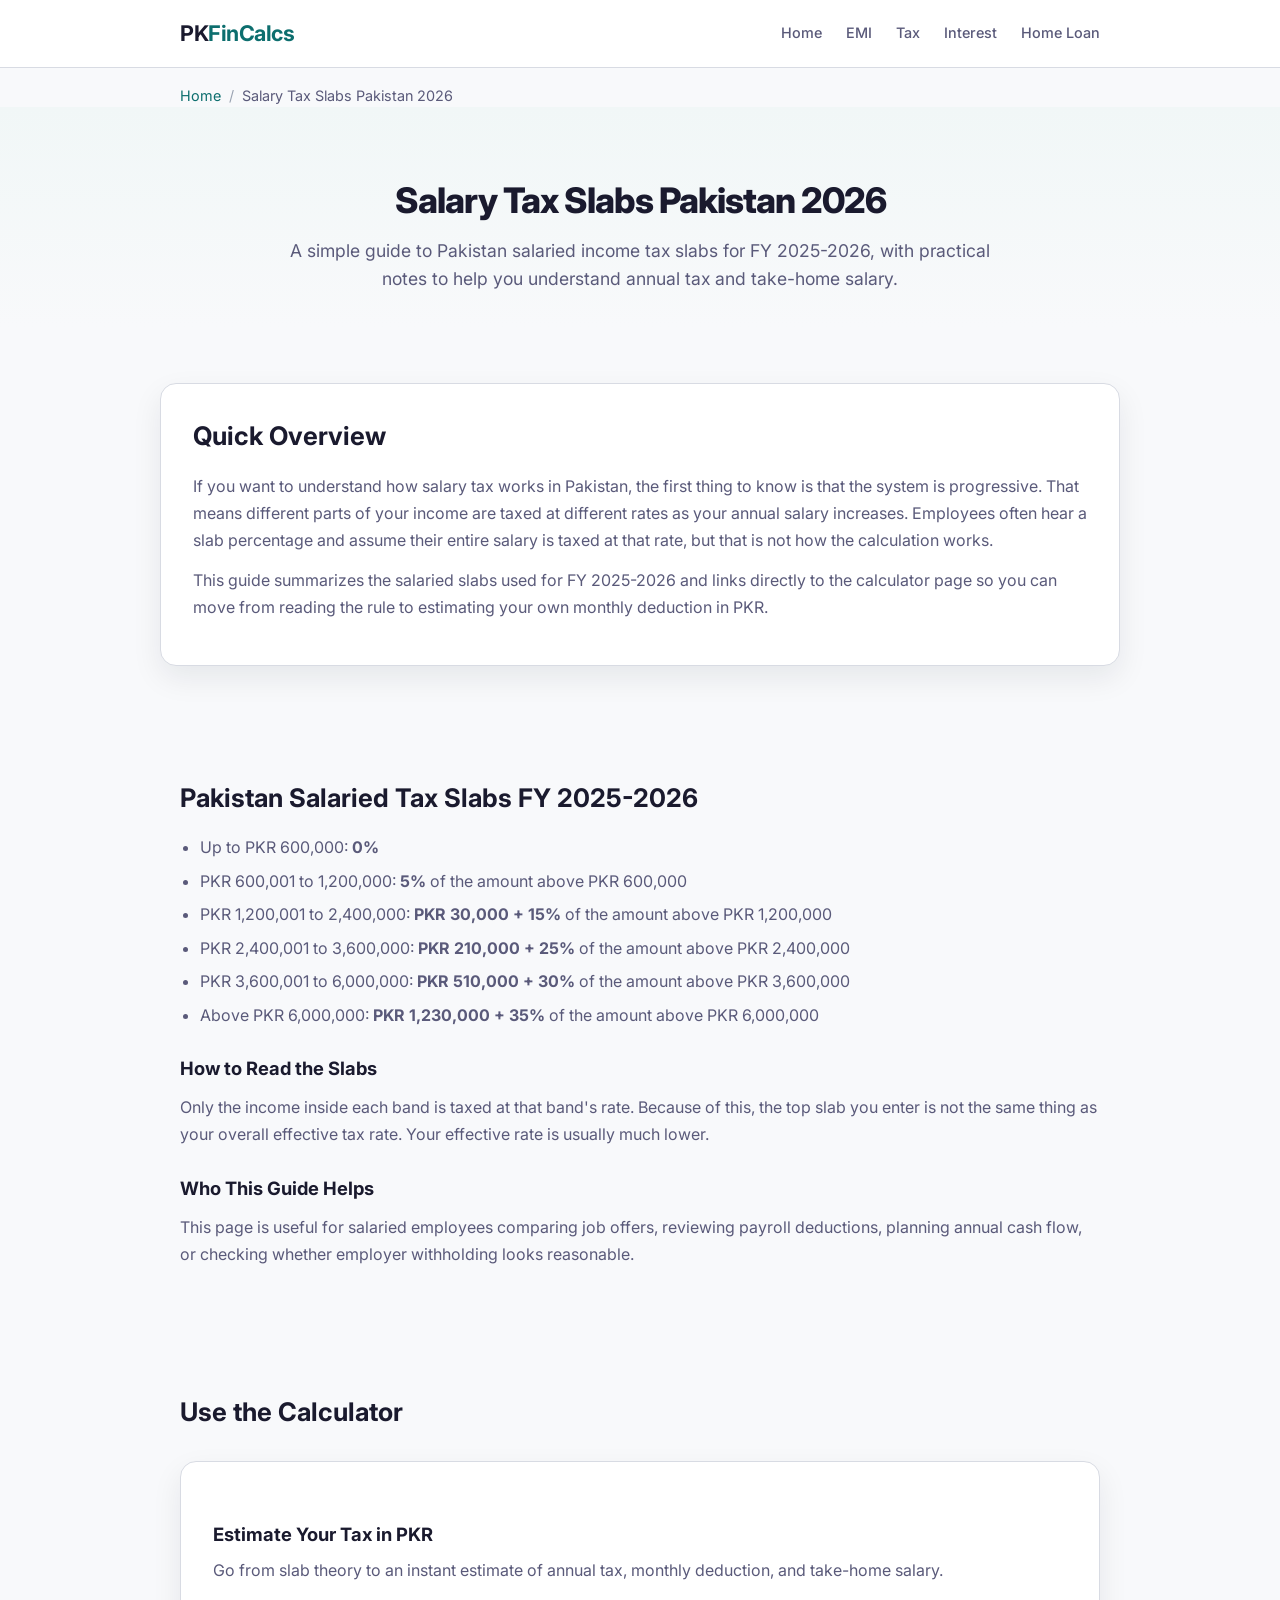
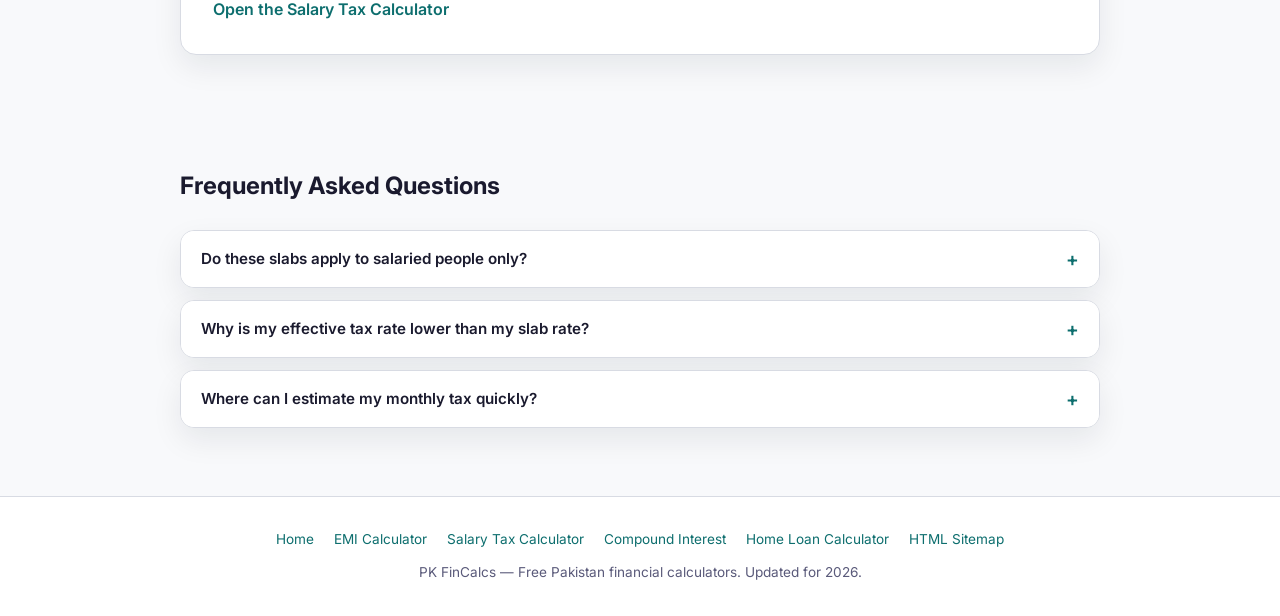
<file: salary-tax-slabs-pakistan-2026/index.html>
<!DOCTYPE html>
<html lang="en">
<head>
  <meta charset="UTF-8">
  <meta name="viewport" content="width=device-width, initial-scale=1.0">
  <title>Salary Tax Slabs Pakistan 2026 — FBR Salaried Income Guide</title>
  <meta name="description" content="Read Pakistan salary tax slabs for FY 2025-2026 with simple explanations, slab breakdowns, and a direct link to the PK FinCalcs salary tax calculator.">
  <meta name="robots" content="index, follow">
  <link rel="canonical" href="https://error4am.github.io/pk-fin-calcs/salary-tax-slabs-pakistan-2026/">

  <meta property="og:title" content="Salary Tax Slabs Pakistan 2026 — FBR Salaried Income Guide">
  <meta property="og:description" content="Understand Pakistan salary tax slabs for FY 2025-2026 and estimate take-home pay with the PK FinCalcs calculator.">
  <meta property="og:type" content="article">
  <meta property="og:url" content="https://error4am.github.io/pk-fin-calcs/salary-tax-slabs-pakistan-2026/">

  <meta name="twitter:card" content="summary">
  <meta name="twitter:title" content="Salary Tax Slabs Pakistan 2026">
  <meta name="twitter:description" content="Pakistan salaried tax slab guide for FY 2025-2026 with clear examples and calculator links.">

  <script type="application/ld+json">
  {
    "@context": "https://schema.org",
    "@type": "BreadcrumbList",
    "itemListElement": [
      {
        "@type": "ListItem",
        "position": 1,
        "name": "Home",
        "item": "https://error4am.github.io/pk-fin-calcs/"
      },
      {
        "@type": "ListItem",
        "position": 2,
        "name": "Salary Tax Slabs Pakistan 2026",
        "item": "https://error4am.github.io/pk-fin-calcs/salary-tax-slabs-pakistan-2026/"
      }
    ]
  }
  </script>

  <script type="application/ld+json">
  {
    "@context": "https://schema.org",
    "@type": "FAQPage",
    "mainEntity": [
      {
        "@type": "Question",
        "name": "Do these slabs apply to salaried people only?",
        "acceptedAnswer": {
          "@type": "Answer",
          "text": "Yes. This page is written for salaried individuals. Non-salaried people usually follow a different tax structure in Pakistan."
        }
      },
      {
        "@type": "Question",
        "name": "Why is my effective tax rate lower than my slab rate?",
        "acceptedAnswer": {
          "@type": "Answer",
          "text": "Pakistan uses progressive tax slabs, so only the income inside each slab is taxed at that slab's rate. This makes the effective rate lower than the top marginal rate you reach."
        }
      },
      {
        "@type": "Question",
        "name": "Where can I estimate my monthly tax quickly?",
        "acceptedAnswer": {
          "@type": "Answer",
          "text": "You can use the PK FinCalcs salary tax calculator to estimate annual tax, monthly withholding, and take-home salary in PKR."
        }
      }
    ]
  }
  </script>

  <link rel="preconnect" href="https://fonts.googleapis.com">
  <link rel="preconnect" href="https://fonts.gstatic.com" crossorigin>
  <link href="https://fonts.googleapis.com/css2?family=Inter:wght@400;500;600;700;800&display=swap" rel="stylesheet">
  <link rel="stylesheet" href="../assets/css/style.css">
</head>
<body>
  <header class="site-header">
    <div class="container">
      <a href="../" class="logo">PK<span>FinCalcs</span></a>
      <nav>
        <ul class="main-nav">
          <li><a href="../">Home</a></li>
          <li><a href="../emi-calculator/">EMI</a></li>
          <li><a href="../salary-tax-calculator/">Tax</a></li>
          <li><a href="../compound-interest-calculator/">Interest</a></li>
          <li><a href="../home-loan-calculator/">Home Loan</a></li>
        </ul>
      </nav>
    </div>
  </header>

  <div class="breadcrumb-wrap">
    <div class="container">
      <nav class="breadcrumb" aria-label="Breadcrumb">
        <a href="../">Home</a>
        <span class="separator">/</span>
        <span aria-current="page">Salary Tax Slabs Pakistan 2026</span>
      </nav>
    </div>
  </div>

  <section class="hero">
    <div class="container">
      <h1>Salary Tax Slabs Pakistan 2026</h1>
      <p>A simple guide to Pakistan salaried income tax slabs for FY 2025-2026, with practical notes to help you understand annual tax and take-home salary.</p>
    </div>
  </section>

  <section class="content-section intro-section">
    <div class="container intro-card">
      <h2>Quick Overview</h2>
      <p>If you want to understand how salary tax works in Pakistan, the first thing to know is that the system is progressive. That means different parts of your income are taxed at different rates as your annual salary increases. Employees often hear a slab percentage and assume their entire salary is taxed at that rate, but that is not how the calculation works.</p>
      <p>This guide summarizes the salaried slabs used for FY 2025-2026 and links directly to the calculator page so you can move from reading the rule to estimating your own monthly deduction in PKR.</p>
    </div>
  </section>

  <section class="content-section">
    <div class="container">
      <h2>Pakistan Salaried Tax Slabs FY 2025-2026</h2>
      <ul>
        <li>Up to PKR 600,000: <strong>0%</strong></li>
        <li>PKR 600,001 to 1,200,000: <strong>5%</strong> of the amount above PKR 600,000</li>
        <li>PKR 1,200,001 to 2,400,000: <strong>PKR 30,000 + 15%</strong> of the amount above PKR 1,200,000</li>
        <li>PKR 2,400,001 to 3,600,000: <strong>PKR 210,000 + 25%</strong> of the amount above PKR 2,400,000</li>
        <li>PKR 3,600,001 to 6,000,000: <strong>PKR 510,000 + 30%</strong> of the amount above PKR 3,600,000</li>
        <li>Above PKR 6,000,000: <strong>PKR 1,230,000 + 35%</strong> of the amount above PKR 6,000,000</li>
      </ul>

      <h3>How to Read the Slabs</h3>
      <p>Only the income inside each band is taxed at that band's rate. Because of this, the top slab you enter is not the same thing as your overall effective tax rate. Your effective rate is usually much lower.</p>

      <h3>Who This Guide Helps</h3>
      <p>This page is useful for salaried employees comparing job offers, reviewing payroll deductions, planning annual cash flow, or checking whether employer withholding looks reasonable.</p>
    </div>
  </section>

  <section class="content-section">
    <div class="container">
      <h2>Use the Calculator</h2>
      <div class="related-link-card">
        <h3>Estimate Your Tax in PKR</h3>
        <p>Go from slab theory to an instant estimate of annual tax, monthly deduction, and take-home salary.</p>
        <a href="../salary-tax-calculator/">Open the Salary Tax Calculator</a>
      </div>
    </div>
  </section>

  <section class="faq">
    <div class="container">
      <h2>Frequently Asked Questions</h2>

      <div class="faq-item">
        <button class="faq-question">Do these slabs apply to salaried people only?</button>
        <div class="faq-answer">Yes. This page is written for salaried individuals. Non-salaried people usually follow a different tax structure in Pakistan.</div>
      </div>

      <div class="faq-item">
        <button class="faq-question">Why is my effective tax rate lower than my slab rate?</button>
        <div class="faq-answer">Pakistan uses progressive tax slabs, so only the income inside each slab is taxed at that slab's rate. This makes the effective rate lower than the top marginal rate you reach.</div>
      </div>

      <div class="faq-item">
        <button class="faq-question">Where can I estimate my monthly tax quickly?</button>
        <div class="faq-answer">You can use the PK FinCalcs salary tax calculator to estimate annual tax, monthly withholding, and take-home salary in PKR.</div>
      </div>
    </div>
  </section>

  <footer class="site-footer">
    <div class="container">
      <ul class="footer-links">
        <li><a href="../">Home</a></li>
        <li><a href="../emi-calculator/">EMI Calculator</a></li>
        <li><a href="../salary-tax-calculator/">Salary Tax Calculator</a></li>
        <li><a href="../compound-interest-calculator/">Compound Interest</a></li>
        <li><a href="../home-loan-calculator/">Home Loan Calculator</a></li>
        <li><a href="../site-map/">HTML Sitemap</a></li>
      </ul>
      <p>PK FinCalcs &mdash; Free Pakistan financial calculators. Updated for 2026.</p>
    </div>
  </footer>

  <script src="../assets/js/calculators.js"></script>
</body>
</html>
</file>
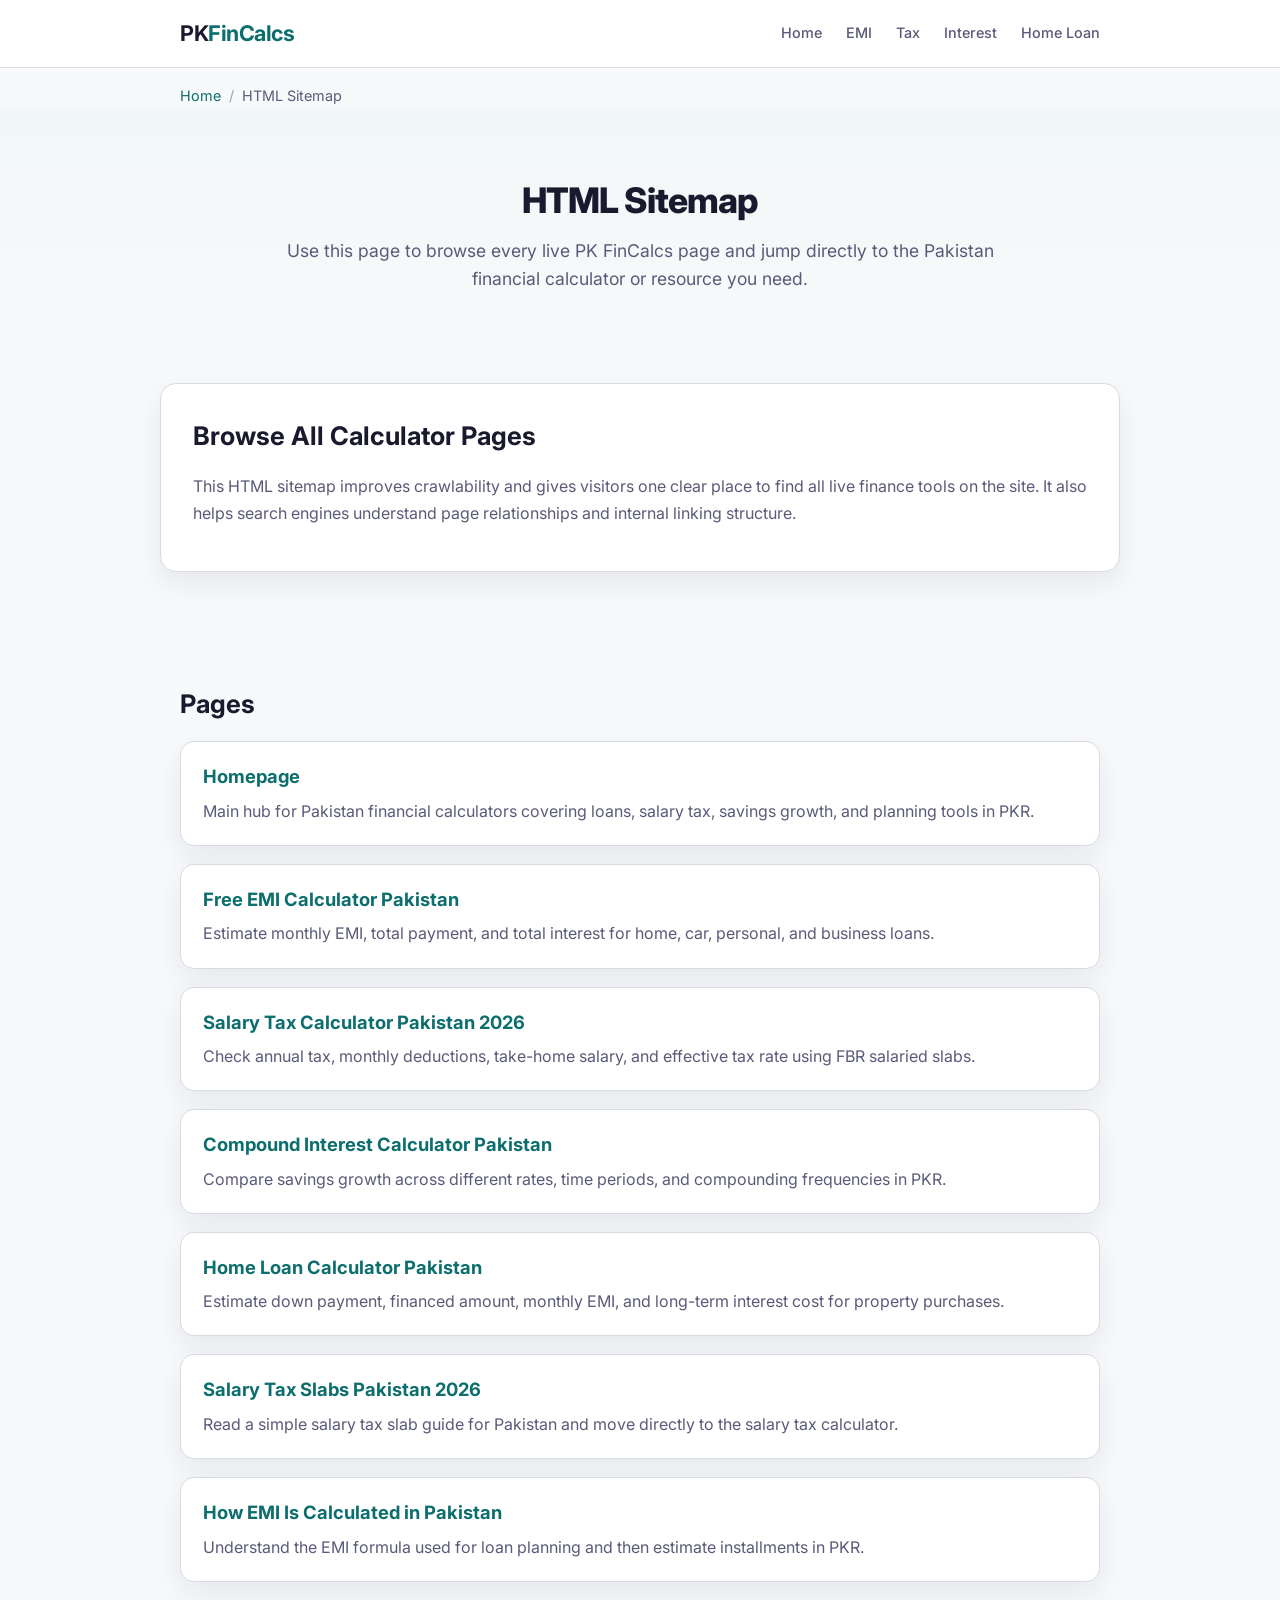
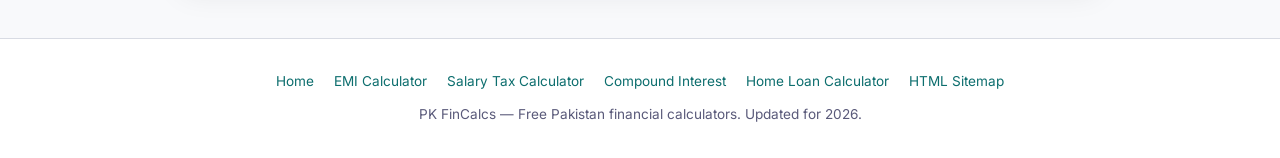
<file: site-map/index.html>
<!DOCTYPE html>
<html lang="en">
<head>
  <meta charset="UTF-8">
  <meta name="viewport" content="width=device-width, initial-scale=1.0">
  <title>HTML Sitemap — PK FinCalcs Pakistan Financial Calculators</title>
  <meta name="description" content="Browse the PK FinCalcs HTML sitemap to find Pakistan financial calculators for EMI, salary tax, compound interest, home loans, and related pages.">
  <meta name="robots" content="index, follow">
  <link rel="canonical" href="https://error4am.github.io/pk-fin-calcs/site-map/">

  <meta property="og:title" content="HTML Sitemap — PK FinCalcs Pakistan Financial Calculators">
  <meta property="og:description" content="Find every PK FinCalcs page from one place, including EMI, salary tax, compound interest, and home loan calculators.">
  <meta property="og:type" content="website">
  <meta property="og:url" content="https://error4am.github.io/pk-fin-calcs/site-map/">

  <meta name="twitter:card" content="summary">
  <meta name="twitter:title" content="HTML Sitemap — PK FinCalcs">
  <meta name="twitter:description" content="Browse all Pakistan financial calculator pages on PK FinCalcs.">

  <script type="application/ld+json">
  {
    "@context": "https://schema.org",
    "@type": "BreadcrumbList",
    "itemListElement": [
      {
        "@type": "ListItem",
        "position": 1,
        "name": "Home",
        "item": "https://error4am.github.io/pk-fin-calcs/"
      },
      {
        "@type": "ListItem",
        "position": 2,
        "name": "HTML Sitemap",
        "item": "https://error4am.github.io/pk-fin-calcs/site-map/"
      }
    ]
  }
  </script>

  <link rel="preconnect" href="https://fonts.googleapis.com">
  <link rel="preconnect" href="https://fonts.gstatic.com" crossorigin>
  <link href="https://fonts.googleapis.com/css2?family=Inter:wght@400;500;600;700;800&display=swap" rel="stylesheet">
  <link rel="stylesheet" href="../assets/css/style.css">
</head>
<body>
  <header class="site-header">
    <div class="container">
      <a href="../" class="logo">PK<span>FinCalcs</span></a>
      <nav>
        <ul class="main-nav">
          <li><a href="../">Home</a></li>
          <li><a href="../emi-calculator/">EMI</a></li>
          <li><a href="../salary-tax-calculator/">Tax</a></li>
          <li><a href="../compound-interest-calculator/">Interest</a></li>
          <li><a href="../home-loan-calculator/">Home Loan</a></li>
        </ul>
      </nav>
    </div>
  </header>

  <div class="breadcrumb-wrap">
    <div class="container">
      <nav class="breadcrumb" aria-label="Breadcrumb">
        <a href="../">Home</a>
        <span class="separator">/</span>
        <span aria-current="page">HTML Sitemap</span>
      </nav>
    </div>
  </div>

  <section class="hero">
    <div class="container">
      <h1>HTML Sitemap</h1>
      <p>Use this page to browse every live PK FinCalcs page and jump directly to the Pakistan financial calculator or resource you need.</p>
    </div>
  </section>

  <section class="content-section intro-section">
    <div class="container intro-card">
      <h2>Browse All Calculator Pages</h2>
      <p>This HTML sitemap improves crawlability and gives visitors one clear place to find all live finance tools on the site. It also helps search engines understand page relationships and internal linking structure.</p>
    </div>
  </section>

  <section class="content-section">
    <div class="container">
      <h2>Pages</h2>
      <div class="sitemap-list">
        <section class="sitemap-item">
          <h3><a href="../">Homepage</a></h3>
          <p>Main hub for Pakistan financial calculators covering loans, salary tax, savings growth, and planning tools in PKR.</p>
        </section>
        <section class="sitemap-item">
          <h3><a href="../emi-calculator/">Free EMI Calculator Pakistan</a></h3>
          <p>Estimate monthly EMI, total payment, and total interest for home, car, personal, and business loans.</p>
        </section>
        <section class="sitemap-item">
          <h3><a href="../salary-tax-calculator/">Salary Tax Calculator Pakistan 2026</a></h3>
          <p>Check annual tax, monthly deductions, take-home salary, and effective tax rate using FBR salaried slabs.</p>
        </section>
        <section class="sitemap-item">
          <h3><a href="../compound-interest-calculator/">Compound Interest Calculator Pakistan</a></h3>
          <p>Compare savings growth across different rates, time periods, and compounding frequencies in PKR.</p>
        </section>
        <section class="sitemap-item">
          <h3><a href="../home-loan-calculator/">Home Loan Calculator Pakistan</a></h3>
          <p>Estimate down payment, financed amount, monthly EMI, and long-term interest cost for property purchases.</p>
        </section>
        <section class="sitemap-item">
          <h3><a href="../salary-tax-slabs-pakistan-2026/">Salary Tax Slabs Pakistan 2026</a></h3>
          <p>Read a simple salary tax slab guide for Pakistan and move directly to the salary tax calculator.</p>
        </section>
        <section class="sitemap-item">
          <h3><a href="../how-emi-is-calculated-in-pakistan/">How EMI Is Calculated in Pakistan</a></h3>
          <p>Understand the EMI formula used for loan planning and then estimate installments in PKR.</p>
        </section>
      </div>
    </div>
  </section>

  <footer class="site-footer">
    <div class="container">
      <ul class="footer-links">
        <li><a href="../">Home</a></li>
        <li><a href="../emi-calculator/">EMI Calculator</a></li>
        <li><a href="../salary-tax-calculator/">Salary Tax Calculator</a></li>
        <li><a href="../compound-interest-calculator/">Compound Interest</a></li>
        <li><a href="../home-loan-calculator/">Home Loan Calculator</a></li>
        <li><a href="./" aria-current="page">HTML Sitemap</a></li>
      </ul>
      <p>PK FinCalcs &mdash; Free Pakistan financial calculators. Updated for 2026.</p>
    </div>
  </footer>

  <script src="../assets/js/calculators.js"></script>
</body>
</html>
</file>
<file: assets/css/style.css>
*,
*::before,
*::after {
  box-sizing: border-box;
  margin: 0;
  padding: 0;
}

:root {
  --bg: #f8f9fb;
  --surface: #ffffff;
  --surface-alt: #f1f3f7;
  --text: #1a1a2e;
  --text-muted: #5a5a7a;
  --accent: #0d6e6e;
  --accent-light: #e6f4f4;
  --accent-hover: #0a5656;
  --border: #d8dbe3;
  --radius: 14px;
  --shadow: 0 12px 30px rgba(17, 24, 39, 0.08);
  --shadow-soft: 0 8px 22px rgba(13, 110, 110, 0.08);
  --max-width: 960px;
  --font: 'Inter', system-ui, -apple-system, sans-serif;
}

html {
  font-family: var(--font);
  font-size: 16px;
  line-height: 1.6;
  color: var(--text);
  background: var(--bg);
  -webkit-font-smoothing: antialiased;
}

body {
  min-height: 100vh;
  display: flex;
  flex-direction: column;
}

a {
  color: var(--accent);
  text-decoration: none;
  transition: color 0.15s ease;
}

a:hover {
  text-decoration: underline;
}

a:focus-visible,
button:focus-visible,
input:focus-visible,
select:focus-visible {
  outline: 3px solid var(--accent-light);
  outline-offset: 2px;
}

img {
  max-width: 100%;
  height: auto;
}

/* Layout */

.container {
  width: 100%;
  max-width: var(--max-width);
  margin: 0 auto;
  padding: 0 20px;
}

/* Header */

.site-header {
  background: var(--surface);
  border-bottom: 1px solid var(--border);
  padding: 16px 0;
  position: sticky;
  top: 0;
  z-index: 10;
}

.site-header .container {
  display: flex;
  align-items: center;
  justify-content: space-between;
}

.logo {
  font-size: 1.35rem;
  font-weight: 700;
  color: var(--text);
  text-decoration: none;
  letter-spacing: -0.5px;
}

.logo span {
  color: var(--accent);
}

.main-nav {
  display: flex;
  gap: 24px;
  list-style: none;
}

.main-nav a {
  color: var(--text-muted);
  font-size: 0.9rem;
  font-weight: 500;
  text-decoration: none;
  transition: color 0.15s;
}

.main-nav a:hover,
.main-nav a[aria-current="page"] {
  color: var(--accent);
}

/* Hero */

.hero {
  padding: 72px 0 34px;
  text-align: center;
  background: linear-gradient(180deg, #f1f7f7 0%, rgba(241, 247, 247, 0) 100%);
}

.hero h1 {
  font-size: 2.2rem;
  font-weight: 800;
  line-height: 1.2;
  margin-bottom: 16px;
  letter-spacing: -1px;
}

.hero p {
  font-size: 1.1rem;
  color: var(--text-muted);
  max-width: 720px;
  margin: 0 auto;
}

.breadcrumb-wrap {
  padding: 16px 0 0;
}

.breadcrumb {
  display: flex;
  flex-wrap: wrap;
  gap: 8px;
  font-size: 0.9rem;
  color: var(--text-muted);
}

.breadcrumb a {
  color: var(--accent);
}

.breadcrumb .separator {
  color: #9aa3b2;
}

.intro-section {
  padding-top: 8px;
}

.intro-card,
.related-link-card {
  background: var(--surface);
  border: 1px solid var(--border);
  border-radius: calc(var(--radius) + 2px);
  box-shadow: var(--shadow);
  padding: 32px;
}

.section-heading {
  margin-bottom: 22px;
}

.section-heading h2 {
  margin-bottom: 10px;
}

.section-heading p {
  color: var(--text-muted);
}

/* Calculator card */

.calc-card {
  background: var(--surface);
  border: 1px solid var(--border);
  border-radius: var(--radius);
  box-shadow: var(--shadow);
  padding: 32px;
  margin-bottom: 24px;
}

.calc-card h2 {
  font-size: 1.4rem;
  margin-bottom: 24px;
  font-weight: 700;
}

.calc-card > p {
  color: var(--text-muted);
  margin-bottom: 18px;
}

.form-group {
  margin-bottom: 18px;
}

.form-group label {
  display: block;
  font-size: 0.85rem;
  font-weight: 600;
  color: var(--text-muted);
  margin-bottom: 6px;
  text-transform: uppercase;
  letter-spacing: 0.5px;
}

.form-group input,
.form-group select {
  width: 100%;
  padding: 12px 14px;
  border: 1px solid var(--border);
  border-radius: 8px;
  font-size: 1rem;
  font-family: inherit;
  color: var(--text);
  background: var(--surface);
  transition: border-color 0.15s, box-shadow 0.15s, transform 0.15s;
}

.form-group input:focus,
.form-group select:focus {
  outline: none;
  border-color: var(--accent);
  box-shadow: 0 0 0 3px var(--accent-light);
  transform: translateY(-1px);
}

.form-row {
  display: grid;
  grid-template-columns: 1fr 1fr;
  gap: 16px;
}

.btn {
  display: inline-flex;
  align-items: center;
  justify-content: center;
  padding: 12px 28px;
  background: var(--accent);
  color: #fff;
  border: none;
  border-radius: 8px;
  font-size: 1rem;
  font-weight: 600;
  font-family: inherit;
  cursor: pointer;
  transition: background 0.15s, transform 0.15s, box-shadow 0.15s;
  width: 100%;
}

.btn:hover {
  background: var(--accent-hover);
  transform: translateY(-1px);
  box-shadow: var(--shadow-soft);
}

/* Results */

.results {
  display: none;
  margin-top: 24px;
  padding-top: 24px;
  border-top: 1px solid var(--border);
}

.results.visible {
  display: block;
}

.results h3 {
  font-size: 1.1rem;
  font-weight: 700;
  margin-bottom: 16px;
  color: var(--accent);
}

.result-grid {
  display: grid;
  grid-template-columns: repeat(auto-fit, minmax(180px, 1fr));
  gap: 16px;
}

.result-item {
  background: var(--surface-alt);
  padding: 16px;
  border-radius: 8px;
  text-align: center;
}

.result-item .label {
  font-size: 0.78rem;
  color: var(--text-muted);
  text-transform: uppercase;
  letter-spacing: 0.5px;
  margin-bottom: 6px;
}

.result-item .value {
  font-size: 1.4rem;
  font-weight: 700;
  color: var(--text);
}

/* Content sections */

.content-section {
  padding: 56px 0;
}

.content-section h2 {
  font-size: 1.6rem;
  font-weight: 700;
  margin-bottom: 16px;
}

.content-section h3 {
  font-size: 1.15rem;
  font-weight: 700;
  margin: 26px 0 10px;
}

.content-section p {
  color: var(--text-muted);
  margin-bottom: 12px;
  line-height: 1.7;
}

.content-section ul {
  color: var(--text-muted);
  padding-left: 20px;
  margin-bottom: 12px;
}

.content-section li {
  margin-bottom: 8px;
  line-height: 1.6;
}

/* Cards grid for homepage */

.cards-grid {
  display: grid;
  grid-template-columns: repeat(auto-fit, minmax(220px, 1fr));
  gap: 24px;
}

.card {
  background: var(--surface);
  border: 1px solid var(--border);
  border-radius: var(--radius);
  padding: 26px;
  text-decoration: none;
  color: var(--text);
  box-shadow: var(--shadow);
  transition: box-shadow 0.2s, border-color 0.2s, transform 0.2s;
}

.card:hover {
  box-shadow: var(--shadow-soft);
  border-color: var(--accent);
  text-decoration: none;
  transform: translateY(-3px);
}

.card:focus-within {
  border-color: var(--accent);
  box-shadow: var(--shadow-soft);
}

.card .icon {
  font-size: 1.6rem;
  margin-bottom: 12px;
}

.card h3 {
  font-size: 1.05rem;
  font-weight: 700;
  margin-bottom: 10px;
}

.card h3 a {
  color: var(--text);
}

.card h3 a:hover,
.card h3 a:focus-visible {
  color: var(--accent);
  text-decoration: none;
}

.card p {
  font-size: 0.88rem;
  color: var(--text-muted);
  line-height: 1.5;
}

.card-note {
  margin-top: 12px;
  padding-top: 12px;
  border-top: 1px solid var(--border);
}

.related-link-card {
  margin-top: 28px;
}

.related-link-card h3 {
  font-size: 1.15rem;
  margin-bottom: 8px;
}

.related-link-card p {
  color: var(--text-muted);
  margin-bottom: 12px;
}

.related-link-card a {
  display: inline-flex;
  align-items: center;
  gap: 8px;
  font-weight: 600;
}

/* FAQ */

.faq {
  padding: 56px 0;
}

.faq h2 {
  font-size: 1.5rem;
  font-weight: 700;
  margin-bottom: 24px;
}

.faq-item {
  border: 1px solid var(--border);
  border-radius: var(--radius);
  margin-bottom: 12px;
  overflow: hidden;
  background: var(--surface);
  box-shadow: var(--shadow);
}

.faq-question {
  width: 100%;
  padding: 16px 20px;
  background: var(--surface);
  border: none;
  text-align: left;
  font-size: 0.95rem;
  font-weight: 600;
  font-family: inherit;
  color: var(--text);
  cursor: pointer;
  display: flex;
  justify-content: space-between;
  align-items: center;
  transition: background 0.15s ease;
}

.faq-question:hover {
  background: #fbfcfe;
}

.faq-question::after {
  content: '+';
  font-size: 1.2rem;
  color: var(--accent);
  transition: transform 0.2s;
}

.faq-item.open .faq-question::after {
  content: '-';
}

.faq-answer {
  display: none;
  padding: 0 20px 16px;
  font-size: 0.9rem;
  color: var(--text-muted);
  line-height: 1.7;
}

.faq-item.open .faq-answer {
  display: block;
}

/* Footer */

.site-footer {
  margin-top: auto;
  background: var(--surface);
  border-top: 1px solid var(--border);
  padding: 32px 0;
  text-align: center;
  font-size: 0.85rem;
  color: var(--text-muted);
}

.site-footer a {
  color: var(--accent);
}

.footer-links {
  display: flex;
  justify-content: center;
  flex-wrap: wrap;
  gap: 20px;
  margin-bottom: 12px;
  list-style: none;
}

.sitemap-list {
  display: grid;
  gap: 18px;
}

.sitemap-item {
  background: var(--surface);
  border: 1px solid var(--border);
  border-radius: var(--radius);
  box-shadow: var(--shadow);
  padding: 20px 22px;
}

.sitemap-item h3 {
  margin: 0 0 6px;
}

.sitemap-item p {
  margin: 0;
  color: var(--text-muted);
}

/* Quick fill buttons */

.quick-fills {
  display: flex;
  gap: 8px;
  flex-wrap: wrap;
  margin-bottom: 16px;
}

.quick-fill-btn {
  padding: 6px 14px;
  background: var(--surface-alt);
  border: 1px solid var(--border);
  border-radius: 6px;
  font-size: 0.8rem;
  font-family: inherit;
  color: var(--text-muted);
  cursor: pointer;
  transition: border-color 0.15s, color 0.15s, transform 0.15s, background 0.15s;
}

.quick-fill-btn:hover {
  border-color: var(--accent);
  color: var(--accent);
  background: #f7fbfb;
  transform: translateY(-1px);
}

/* Responsive */

@media (max-width: 768px) {
  .site-header .container {
    flex-direction: column;
    gap: 12px;
  }

  .hero h1 {
    font-size: 1.7rem;
  }

  .form-row {
    grid-template-columns: 1fr;
  }

  .main-nav {
    gap: 16px;
  }

  .main-nav a {
    font-size: 0.8rem;
  }

  .result-grid {
    grid-template-columns: 1fr 1fr;
  }

  .calc-card {
    padding: 20px;
  }

  .intro-card,
  .related-link-card {
    padding: 24px;
  }
}

@media (max-width: 480px) {
  .hero {
    padding: 40px 0 24px;
  }

  .hero h1 {
    font-size: 1.5rem;
  }

  .cards-grid {
    grid-template-columns: 1fr;
  }

  .result-grid {
    grid-template-columns: 1fr;
  }

  .main-nav {
    display: none;
  }

  .content-section,
  .faq {
    padding: 40px 0;
  }
}
</file>
